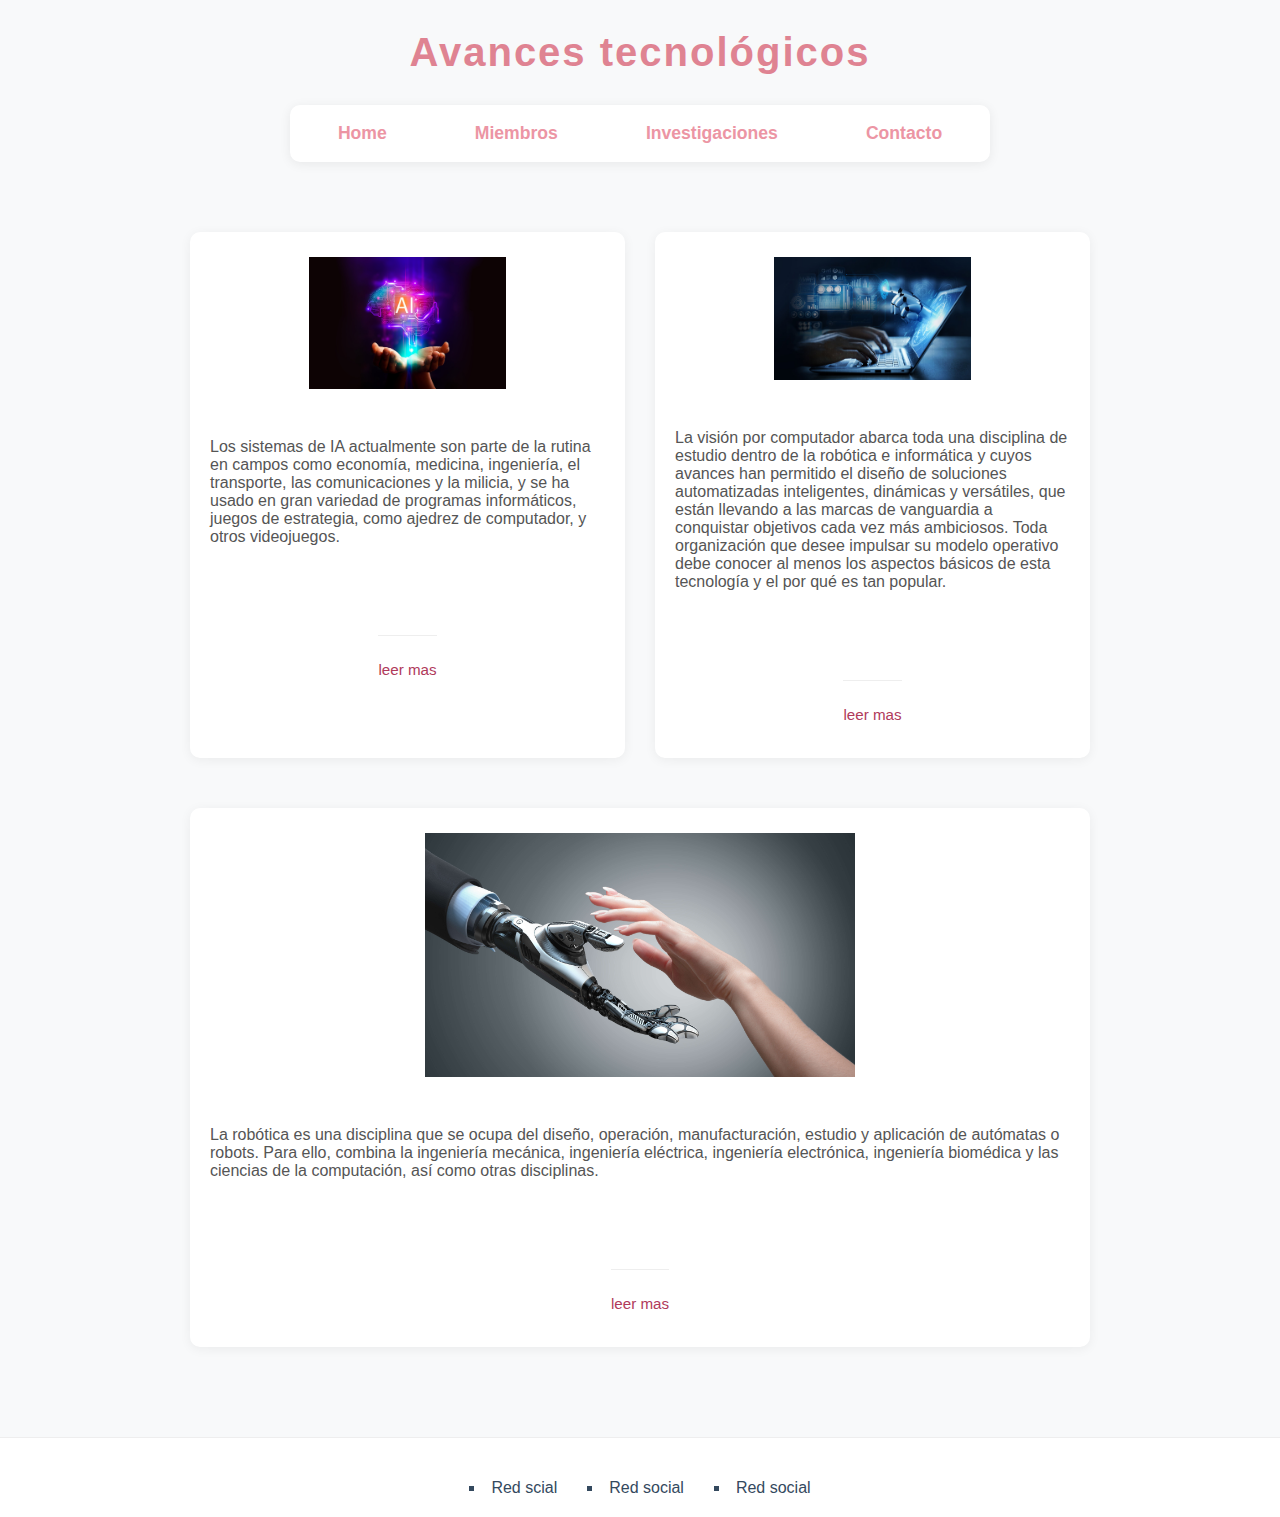
<file: src/index.html>
<!DOCTYPE html>
<html lang="en">
<head>
    <meta charset="UTF-8">
    <meta name="viewport" content="width=device-width, initial-scale=1.0">
    <title>Document</title>
    <style>
        @import url('styles/main.css');
    </style>
</head>
<body>
    <header>
        <h1 id="encabezado">Avances tecnológicos</h1>
    </header>
    <nav>
        <ul class="menu1">
            <li><a href="index.html">Home</a></li>
            <li><a href="miembros.html">Miembros</a></li>
            <li><a href="investigaciones.html">Investigaciones</a></li>
            <li><a href="contacto.html">Contacto</a></li>
        </ul>
    </nav>
    <main>
        <div>
            <header align="center">
                <img src="img/main/im1.jpg" width="50%">
            </header><br>
            <article>
                <p>Los sistemas de IA actualmente
                    son parte de la rutina en campos como economía,
                    medicina, ingeniería, el transporte, 
                    las comunicaciones y la milicia, 
                    y se ha usado en gran variedad de programas 
                    informáticos, juegos de estrategia, como ajedrez 
                    de computador, y otros videojuegos.</p>
            </article><br>
            <footer>
                leer mas
            </footer><br>
        </div>
        <div>
            <header align="center">
                <img src="img/main/im2.jpg" width="50%">
            </header><br>
            <article>
                <p>La visión por computador abarca toda una disciplina de 
                    estudio dentro de la robótica e informática y cuyos avances 
                    han permitido el diseño de soluciones automatizadas inteligentes,
                    dinámicas y versátiles, que están llevando a las 
                    marcas de vanguardia a conquistar objetivos cada vez 
                    más ambiciosos.
                    Toda organización que desee impulsar su modelo 
                    operativo debe conocer al menos los aspectos básicos 
                    de esta tecnología y el por qué es tan popular.</p>
            </article><br>
            <footer>
                leer mas
            </footer>
        </div>
        <div>
            <header align="center">
                <img src="img/main/im3.jpeg" width="50%">
            </header><br>
            <article>
                <p>La robótica es una disciplina que se ocupa del diseño, operación, 
                    manufacturación, estudio y aplicación de autómatas o robots. Para ello, 
                    combina la ingeniería mecánica, ingeniería eléctrica, 
                    ingeniería electrónica, ingeniería biomédica y las ciencias de la computación, 
                    así como otras disciplinas.</p>
            </article><br>
            <footer>
                leer mas
            </footer>
        </div>
    </main>
    <footer>
        <nav>
            <ul class="menu2">
                <li> <a href="#">Red scial</a></li>
                <li><a href="#">Red social</a></li>
                <li><a href="#">Red social</a></li>
            </ul>
        </nav>
</file>
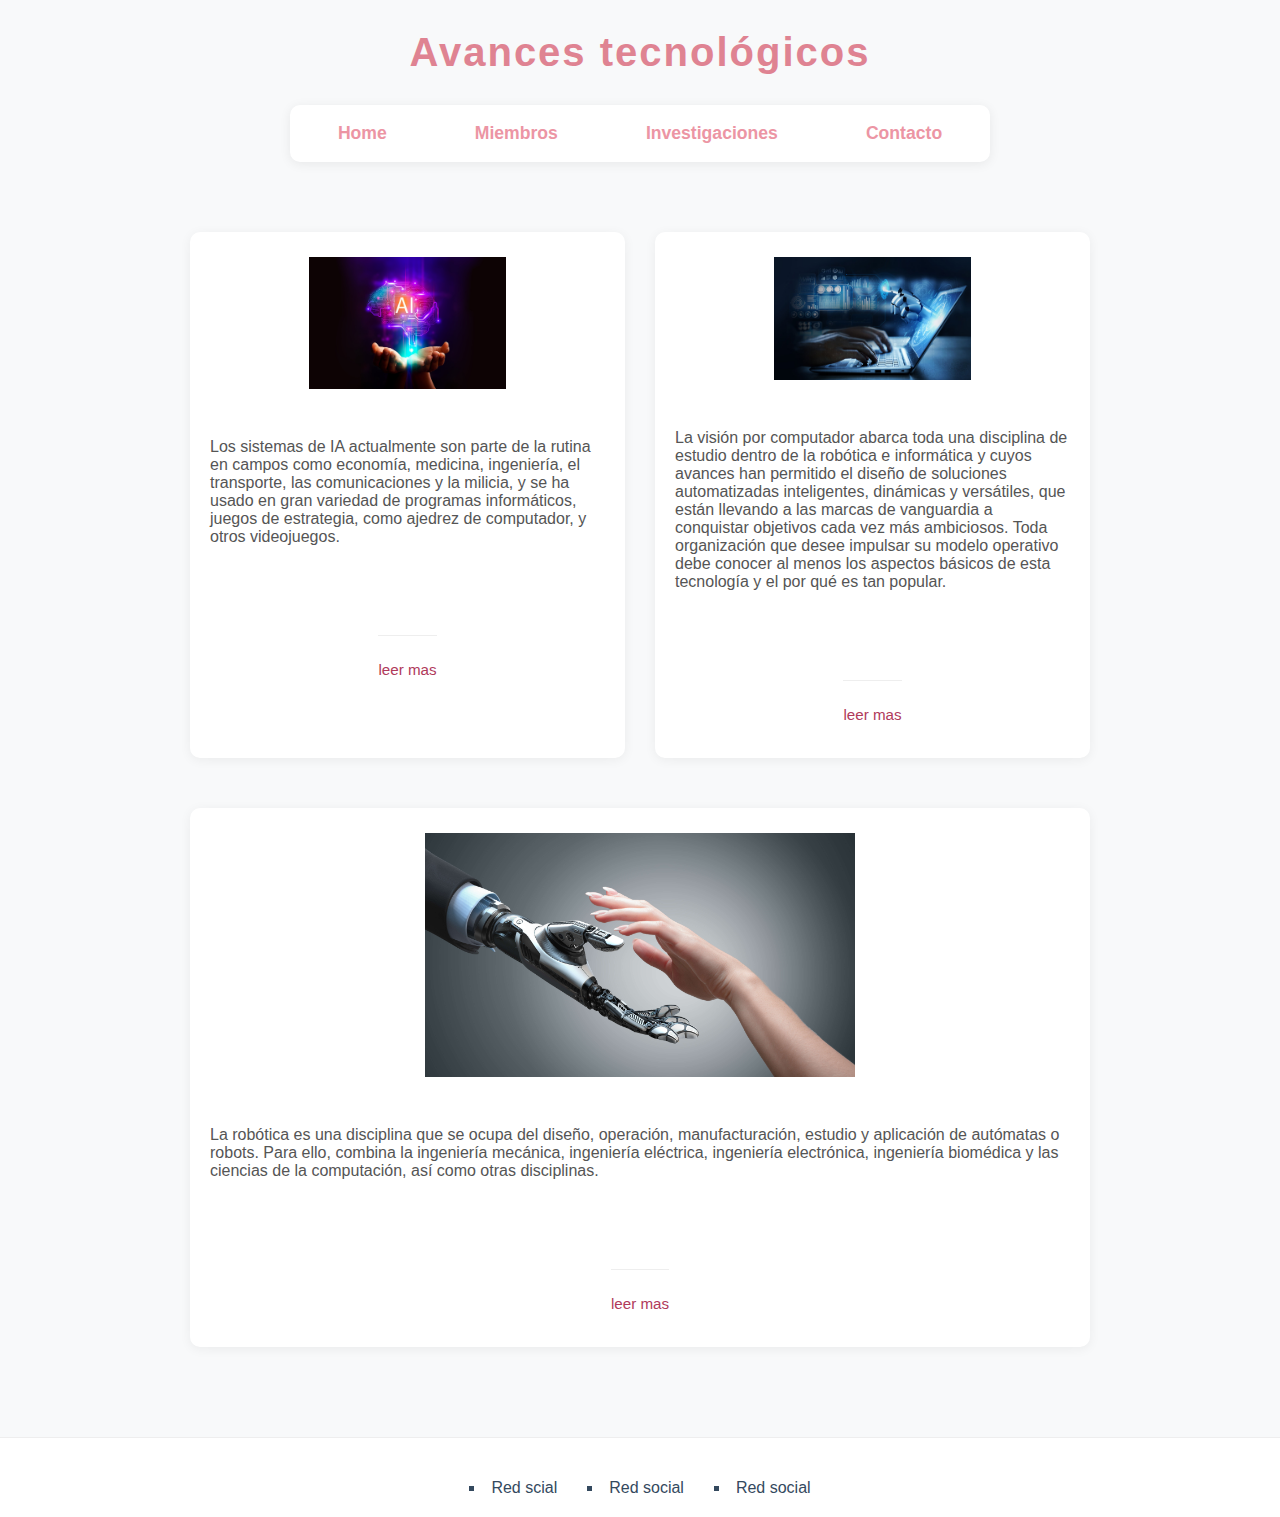
<file: ver0/index.html>
<!DOCTYPE html>
<html lang="en">
<head>
    <meta charset="UTF-8">
    <meta name="viewport" content="width=device-width, initial-scale=1.0">
    <title>Document</title>
    <style>
        @import url('styles/main.css');
    </style>
</head>
<body>
    <header>
        <h1 id="encabezado">Avances tecnológicos</h1>
    </header>
    <nav>
        <ul class="menu1">
            <li><a href="index.html">Home</a></li>
            <li><a href="miembros.html">Miembros</a></li>
            <li><a href="investigaciones.html">Investigaciones</a></li>
            <li><a href="contacto.html">Contacto</a></li>
        </ul>
    </nav>
    <main>
        <div>
            <header align="center">
                <img src="img/main/im1.jpg" width="50%">
            </header><br>
            <article>
                <p>Los sistemas de IA actualmente
                    son parte de la rutina en campos como economía,
                    medicina, ingeniería, el transporte, 
                    las comunicaciones y la milicia, 
                    y se ha usado en gran variedad de programas 
                    informáticos, juegos de estrategia, como ajedrez 
                    de computador, y otros videojuegos.</p>
            </article><br>
            <footer>
                leer mas
            </footer><br>
        </div>
        <div>
            <header align="center">
                <img src="img/main/im2.jpg" width="50%">
            </header><br>
            <article>
                <p>La visión por computador abarca toda una disciplina de 
                    estudio dentro de la robótica e informática y cuyos avances 
                    han permitido el diseño de soluciones automatizadas inteligentes,
                    dinámicas y versátiles, que están llevando a las 
                    marcas de vanguardia a conquistar objetivos cada vez 
                    más ambiciosos.
                    Toda organización que desee impulsar su modelo 
                    operativo debe conocer al menos los aspectos básicos 
                    de esta tecnología y el por qué es tan popular.</p>
            </article><br>
            <footer>
                leer mas
            </footer>
        </div>
        <div>
            <header align="center">
                <img src="img/main/im3.jpeg" width="50%">
            </header><br>
            <article>
                <p>La robótica es una disciplina que se ocupa del diseño, operación, 
                    manufacturación, estudio y aplicación de autómatas o robots. Para ello, 
                    combina la ingeniería mecánica, ingeniería eléctrica, 
                    ingeniería electrónica, ingeniería biomédica y las ciencias de la computación, 
                    así como otras disciplinas.</p>
            </article><br>
            <footer>
                leer mas
            </footer>
        </div>
    </main>
    <footer>
        <nav>
            <ul class="menu2">
                <li> <a href="#">Red scial</a></li>
                <li><a href="#">Red social</a></li>
                <li><a href="#">Red social</a></li>
            </ul>
        </nav>
</file>
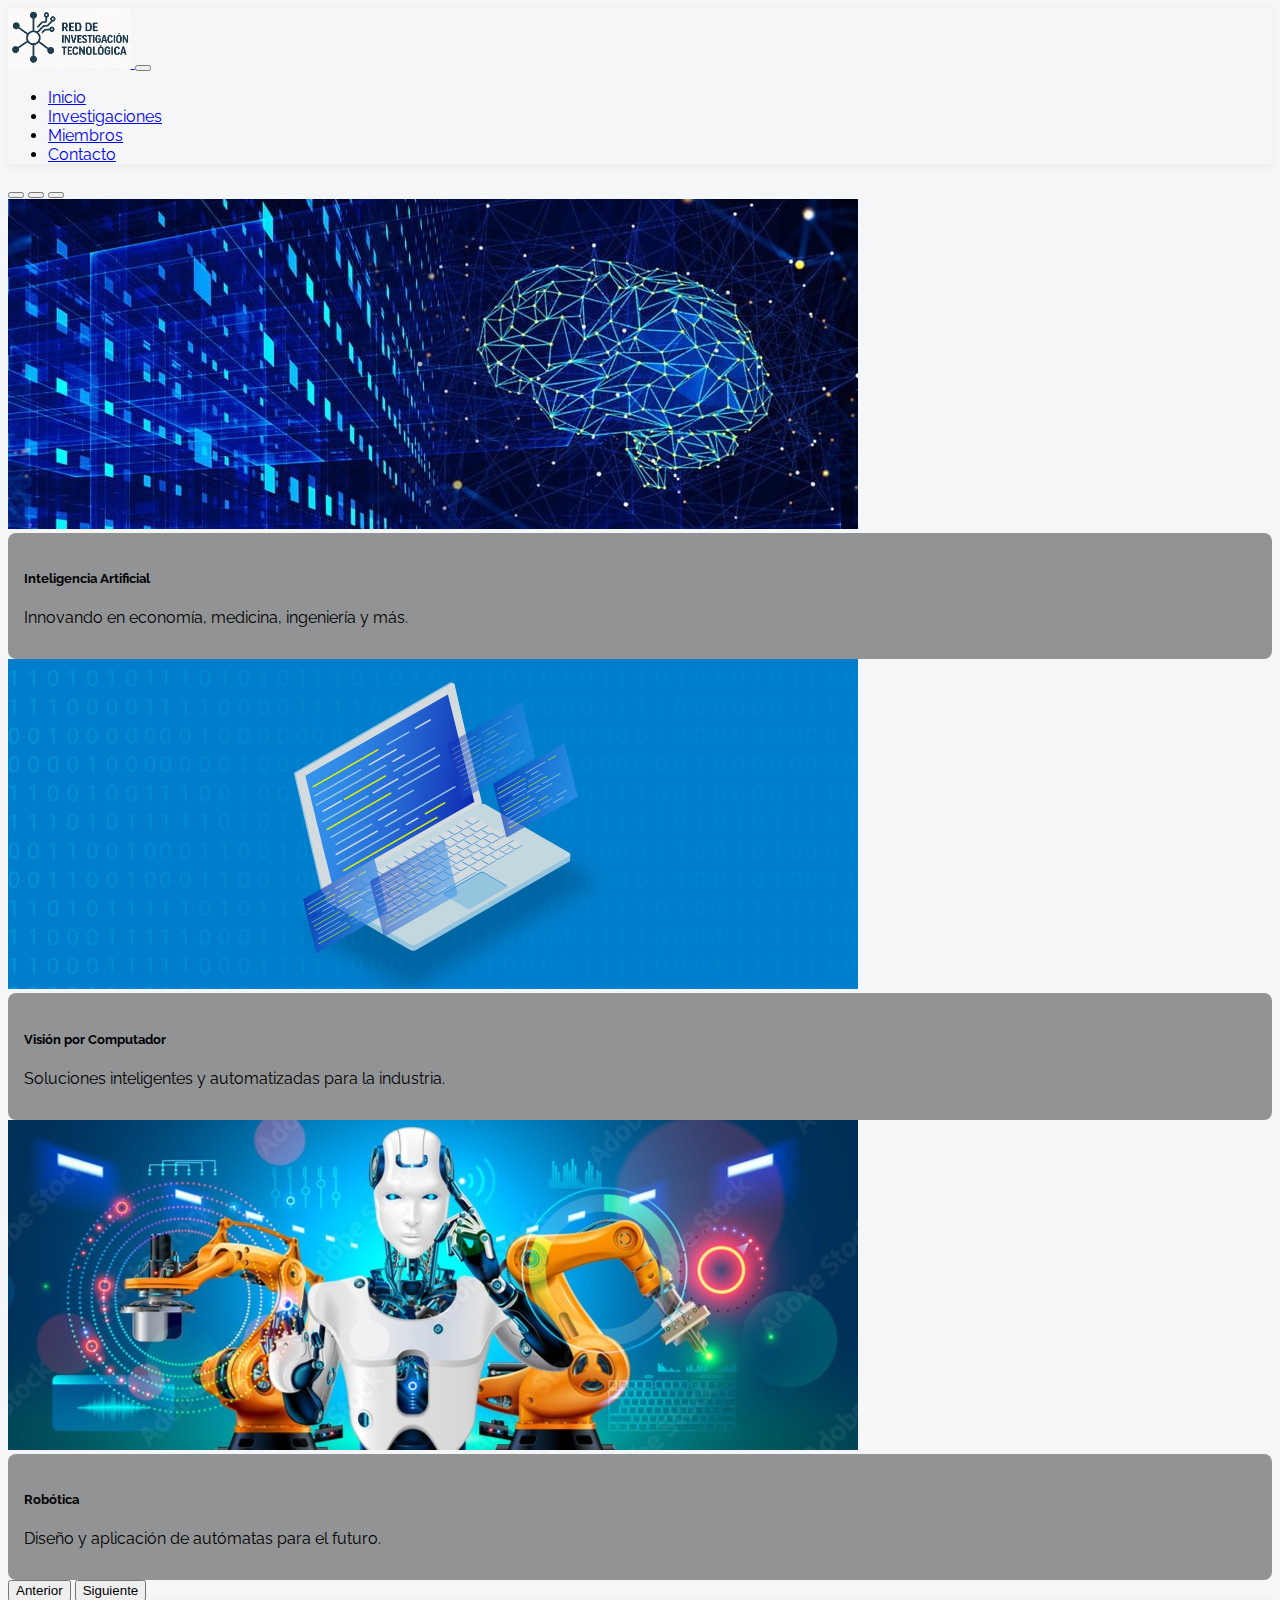
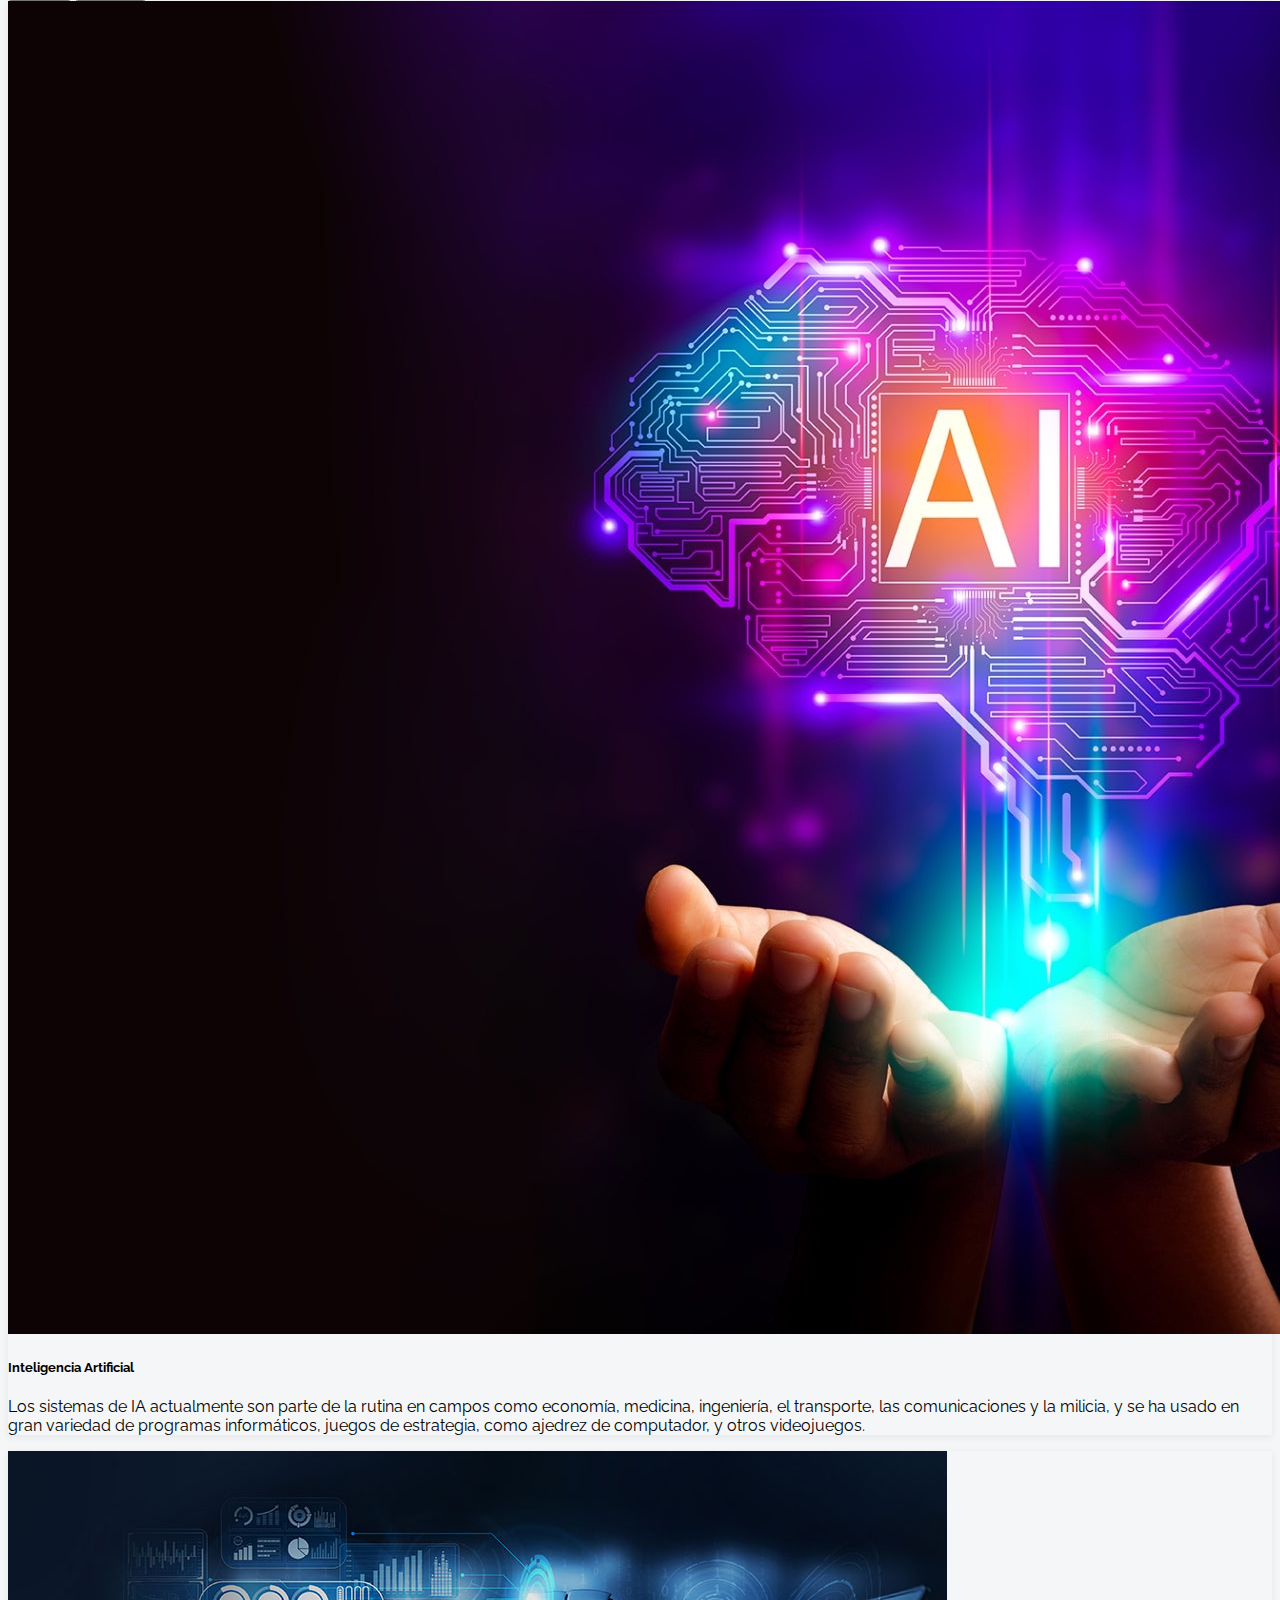
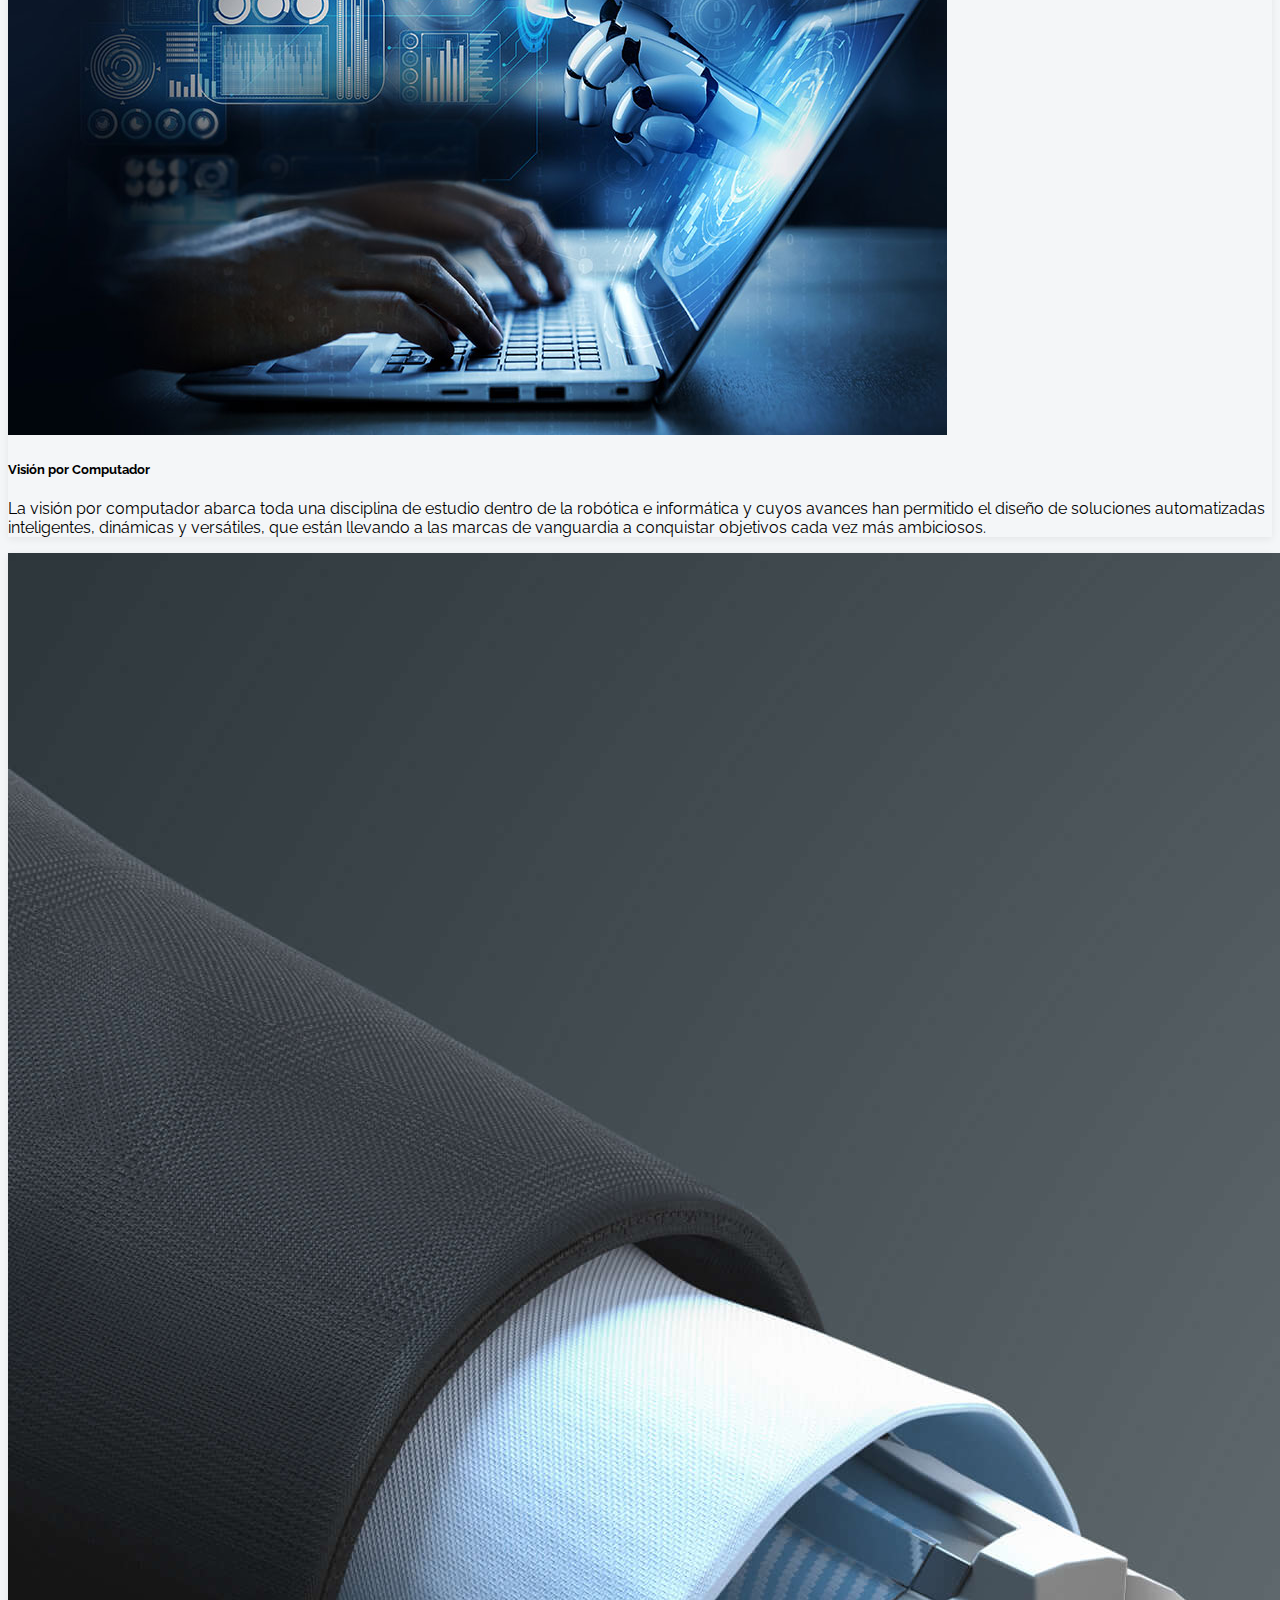
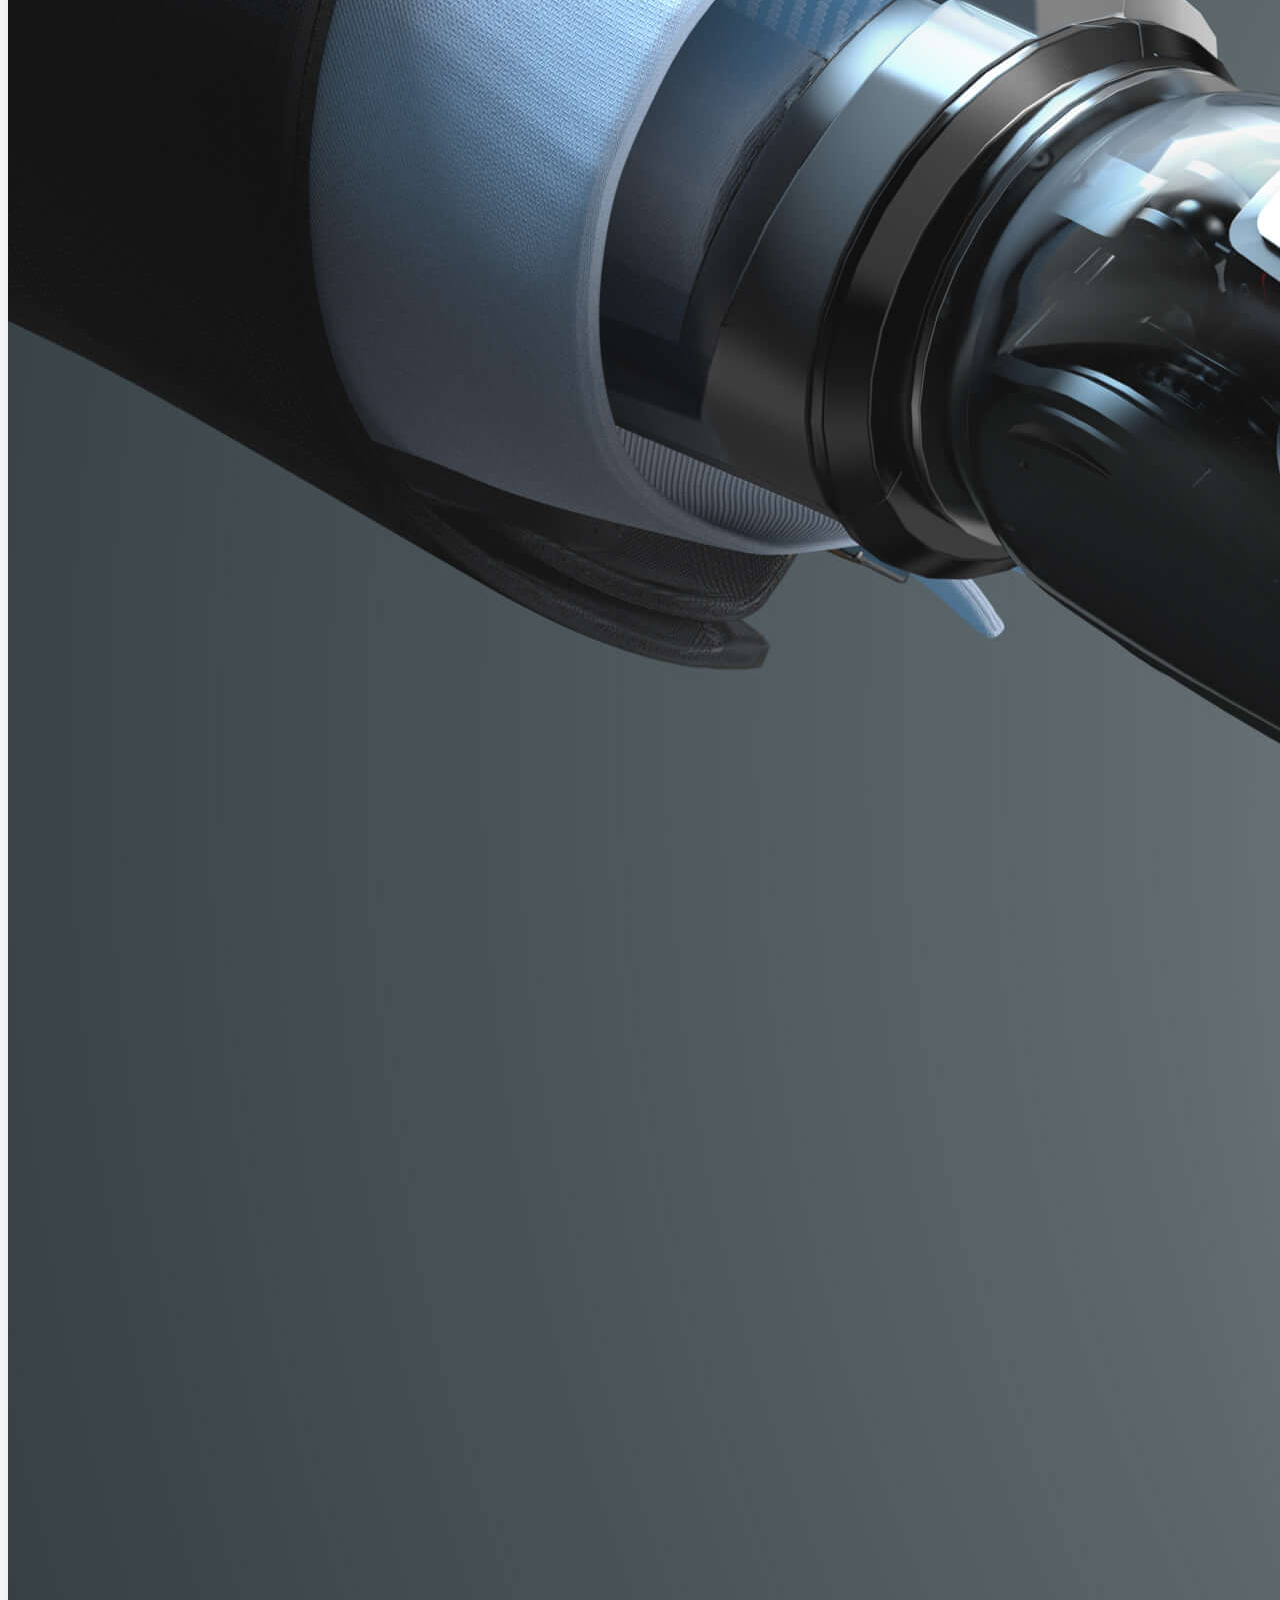
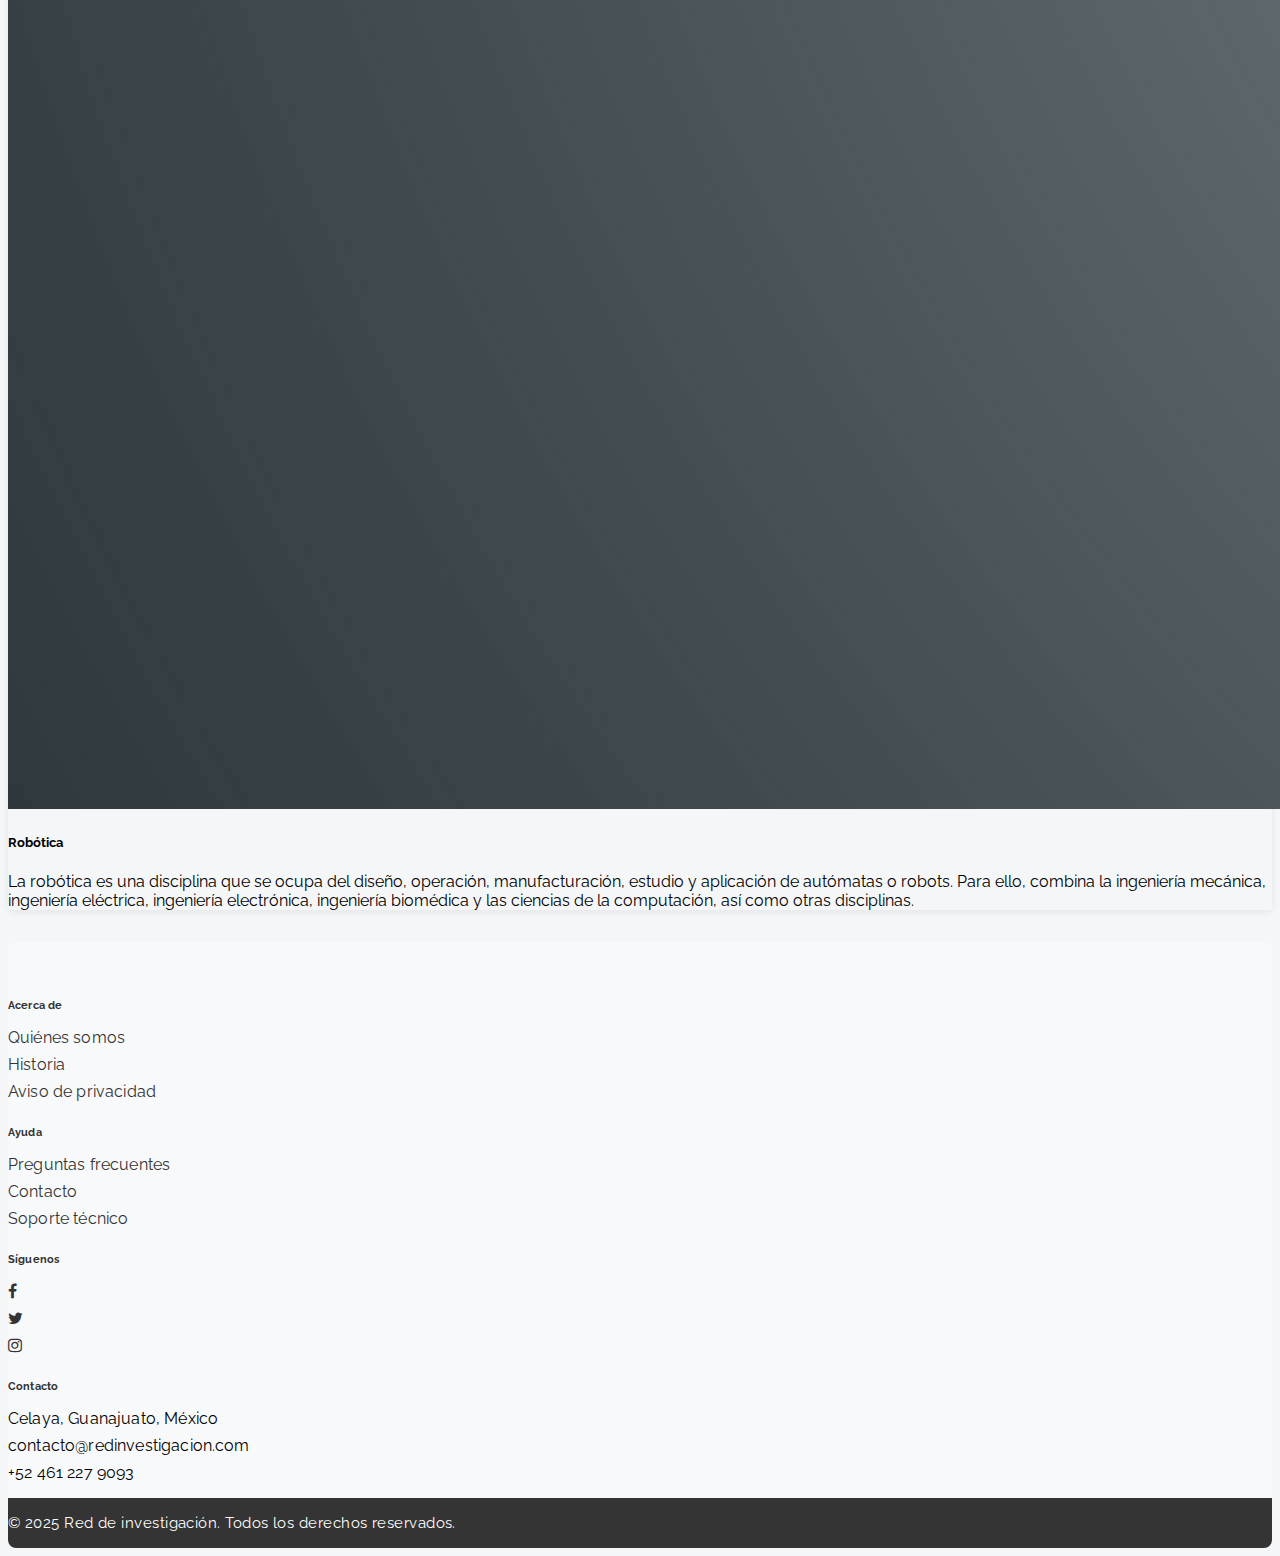
<file: ver1/index.html>
<!DOCTYPE html>
<html lang="es">

<head>
  <meta charset="UTF-8">
  <meta name="viewport" content="width=device-width, initial-scale=1.0">
  <title>Red de investigación</title>
  <link href="https://cdn.jsdelivr.net/npm/bootstrap@5.3.8/dist/css/bootstrap.min.css" rel="stylesheet"
    integrity="sha384-sRIl4kxILFvY47J16cr9ZwB07vP4J8+LH7qKQnuqkuIAvNWLzeN8tE5YBujZqJLB" crossorigin="anonymous">
  <link rel="stylesheet" href="styles/main.css">
  <link rel="stylesheet" href="https://cdnjs.cloudflare.com/ajax/libs/font-awesome/4.7.0/css/font-awesome.min.css">
  <link href="https://fonts.googleapis.com/css?family=Raleway:400,700&display=swap" rel="stylesheet">
  <style>
    body {
      font-family: 'Raleway', Arial, Helvetica, sans-serif;
      background: #f4f6f8;
    }

    .navbar {
      box-shadow: 0 2px 8px rgba(0, 0, 0, 0.05);
    }

    .card {
      box-shadow: 0 2px 8px rgba(0, 0, 0, 0.07);
    }

    .carousel-caption {
      background: rgba(0, 0, 0, 0.4);
      border-radius: 8px;
      padding: 1rem;
    }
  </style>
</head>

<body>
  <nav class="navbar navbar-expand-lg navbar-light bg-white sticky-top">
    <div class="container">
      <a class="navbar-brand" href="index.html">
        <img src="img/logos/logo-main.png" height="60" alt="Logo">
      </a>
      <button class="navbar-toggler" type="button" data-bs-toggle="collapse" data-bs-target="#navbarNav"
        aria-controls="navbarNav" aria-expanded="false" aria-label="Toggle navigation">
        <span class="navbar-toggler-icon"></span>
      </button>
      <div class="collapse navbar-collapse" id="navbarNav">
        <ul class="navbar-nav ms-auto">
          <li class="nav-item">
            <a class="nav-link active" href="index.html">Inicio</a>
          </li>
          <li class="nav-item">
            <a class="nav-link" href="investigaciones.html">Investigaciones</a>
          </li>
          <li class="nav-item">
            <a class="nav-link" href="miembros.html">Miembros</a>
          </li>
          <li class="nav-item">
            <a class="nav-link" href="contacto.html">Contacto</a>
        </ul>
      </div>
    </div>
  </nav>

  <div id="carouselExample" class="carousel slide mt-3" data-bs-ride="carousel">
    <div class="carousel-indicators">
      <button type="button" data-bs-target="#carouselExample" data-bs-slide-to="0" class="active" aria-current="true"
        aria-label="IA"></button>
      <button type="button" data-bs-target="#carouselExample" data-bs-slide-to="1" aria-label="Computación"></button>
      <button type="button" data-bs-target="#carouselExample" data-bs-slide-to="2" aria-label="Robótica"></button>
    </div>
    <div class="carousel-inner rounded shadow">
      <div class="carousel-item active">
        <img src="img/banners/ia.jpg" class="d-block w-100" alt="Inteligencia Artificial">
        <div class="carousel-caption d-none d-md-block">
          <h5>Inteligencia Artificial</h5>
          <p>Innovando en economía, medicina, ingeniería y más.</p>
        </div>
      </div>
      <div class="carousel-item">
        <img src="img/banners/computacion.jpg" class="d-block w-100" alt="Computación">
        <div class="carousel-caption d-none d-md-block">
          <h5>Visión por Computador</h5>
          <p>Soluciones inteligentes y automatizadas para la industria.</p>
        </div>
      </div>
      <div class="carousel-item">
        <img src="img/banners/robo.jpg" class="d-block w-100" alt="Robótica">
        <div class="carousel-caption d-none d-md-block">
          <h5>Robótica</h5>
          <p>Diseño y aplicación de autómatas para el futuro.</p>
        </div>
      </div>
    </div>
    <button class="carousel-control-prev" type="button" data-bs-target="#carouselExample" data-bs-slide="prev">
      <span class="carousel-control-prev-icon" aria-hidden="true"></span>
      <span class="visually-hidden">Anterior</span>
    </button>
    <button class="carousel-control-next" type="button" data-bs-target="#carouselExample" data-bs-slide="next">
      <span class="carousel-control-next-icon" aria-hidden="true"></span>
      <span class="visually-hidden">Siguiente</span>
    </button>
  </div>

  <main class="container my-5">
    <div class="row g-4 justify-content-center">
      <div class="col-md-4">
        <div class="card h-100">
          <img src="img/main/im1.jpg" class="card-img-top" alt="IA">
          <div class="card-body">
            <h5 class="card-title">Inteligencia Artificial</h5>
            <p class="card-text">Los sistemas de IA actualmente son parte de la rutina en campos como economía, medicina,
              ingeniería, el transporte, las comunicaciones y la milicia, y se ha usado en gran variedad de programas
              informáticos, juegos de estrategia, como ajedrez de computador, y otros videojuegos.</p>
          </div>
        </div>
      </div>
      <div class="col-md-4">
        <div class="card h-100">
          <img src="img/main/im2.jpg" class="card-img-top" alt="Visión por Computador">
          <div class="card-body">
            <h5 class="card-title">Visión por Computador</h5>
            <p class="card-text">La visión por computador abarca toda una disciplina de estudio dentro de la robótica e
              informática y cuyos avances han permitido el diseño de soluciones automatizadas inteligentes, dinámicas y
              versátiles, que están llevando a las marcas de vanguardia a conquistar objetivos cada vez más ambiciosos.
            </p>
          </div>
        </div>
      </div>
      <div class="col-md-4">
        <div class="card h-100">
          <img src="img/main/im3.jpeg" class="card-img-top" alt="Robótica">
          <div class="card-body">
            <h5 class="card-title">Robótica</h5>
            <p class="card-text">La robótica es una disciplina que se ocupa del diseño, operación, manufacturación, estudio y
              aplicación de autómatas o robots. Para ello, combina la ingeniería mecánica, ingeniería eléctrica,
              ingeniería electrónica, ingeniería biomédica y las ciencias de la computación, así como otras disciplinas.
            </p>
          </div>
        </div>
      </div>
    </div>
  </main>

  <footer class="mt-5">
    <div class="container py-4">
      <div class="row row-cols-1 row-cols-sm-2 row-cols-md-4">
        <div class="col mb-3">
          <h6>Acerca de</h6>
          <ul class="list-unstyled">
            <li><a href="acercade_quienes_somos.html">Quiénes somos</a></li>
            <li><a href="acercade_historia.html">Historia</a></li>
            <li><a href="#">Aviso de privacidad</a></li>
          </ul>
        </div>
        <div class="col mb-3">
          <h6>Ayuda</h6>
          <ul class="list-unstyled">
            <li><a href="#">Preguntas frecuentes</a></li>
            <li><a href="#">Contacto</a></li>
            <li><a href="#">Soporte técnico</a></li>
          </ul>
        </div>
        <div class="col mb-3">
          <h6>Síguenos</h6>
          <ul class="social-sprites">
            <li>
              <a class="facebook" href="#">
                <span></span>
                <span></span>
                <span></span>
                <span></span>
                <i class="fa fa-facebook" aria-hidden="true"></i>
              </a>
            </li>
            <li>
              <a class="twitter" href="#">
                <span></span>
                <span></span>
                <span></span>
                <span></span>
                <i class="fa fa-twitter" aria-hidden="true"></i>
              </a>
            </li>
            <li>
              <a class="instagram" href="#">
                <span></span>
                <span></span>
                <span></span>
                <span></span>
                <i class="fa fa-instagram" aria-hidden="true"></i>
              </a>
            </li>
          </ul>
        </div>
        <div class="col mb-3">
          <h6>Contacto</h6>
          <ul class="list-unstyled">
            <li>Celaya, Guanajuato, México</li>
            <li>contacto@redinvestigacion.com</li>
            <li>+52 461 227 9093</li>
          </ul>
        </div>
      </div>
      <div class="text-center py-3">
        © 2025 Red de investigación. Todos los derechos reservados.
      </div>
    </div>
  </footer>
  <script src="https://cdn.jsdelivr.net/npm/bootstrap@5.3.8/dist/js/bootstrap.bundle.min.js"
    integrity="sha384-FKyoEForCGlyvwx9Hj09JcYn3nv7wiPVlz7YYwJrWVcXK/BmnVDxM+D2scQbITxI"
    crossorigin="anonymous"></script>
</body>

</html>
</file>
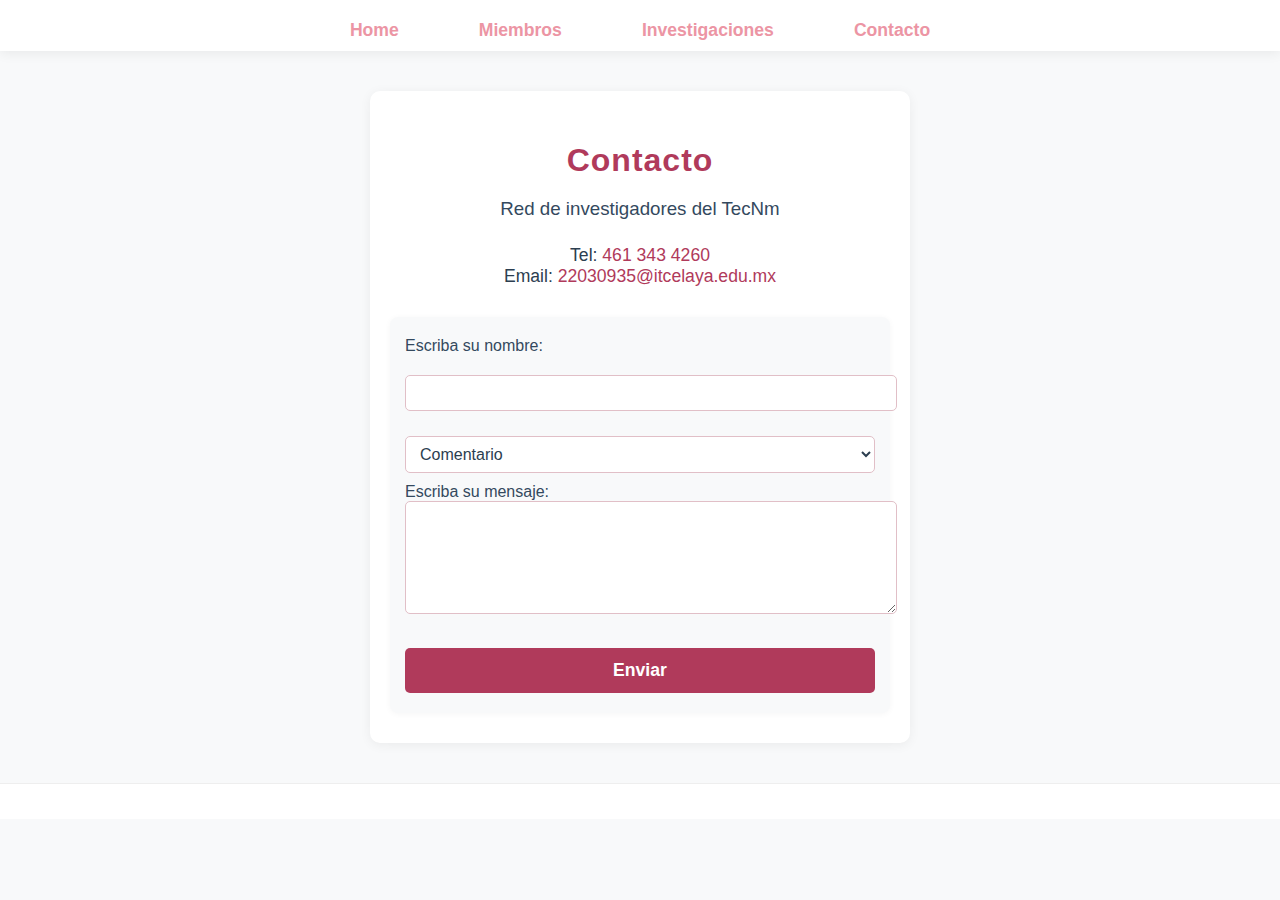
<file: src/contacto.html>
<!DOCTYPE html>
<html lang="en">
<head>
    <meta charset="UTF-8">
    <meta name="viewport" content="width=device-width, initial-scale=1.0">
    <meta name="description" content="Contacto de los investigadores">
    <meta name="author" content="Christian">
    <meta name="keywords" content="Christian, Progra WEB, Contacto, Investigadores">
    <title>Contacto</title>
    <style>
        @import url('styles/contacto.css');
    </style>
</head>
<body>
    <header>
        <nav>
        <ul>
            <li><a href="index.html">Home</a></li>
            <li><a href="miembros.html">Miembros</a></li>
            <li><a href="investigaciones.html">Investigaciones</a></li>
            <li><a href="contacto.html">Contacto</a></li>
        </ul>
    </nav>
    </header>
    <main>
        <h1>Contacto</h1>
        <h3>Red de investigadores del TecNm</h3>
        <p>
            Tel: <a href="tel:+524613434260"> 461 343 4260 </a> <br />
            Email: <a href="mailto:22030935@itcelaya.edu.mx">22030935@itcelaya.edu.mx</a>
        </p>
        <form action="enviarmensaje.html" method="get">
            <label for="nombre">
                Escriba su nombre:
            </label>
            <input type="text" name="nombre" minlength="3" maxlength="50">
            <label>
                <select name="tipo">
                    <option value="comentario">Comentario</option>
                    <option value="queja">Queja</option>
                    <option value="inscripcion">Inscripción</option>
                </select>
                <label for="mensaje"><br>
                    Escriba su mensaje:
                </label>
                <textarea name="mensaje" cols="30" rows="5" minlength="10" maxlength="300"></textarea>
            </label>
            <input type="submit" value="Enviar" name="enviar">
        </form>
    </main>
    <footer>

    </footer>
</body>
</html>
</file>
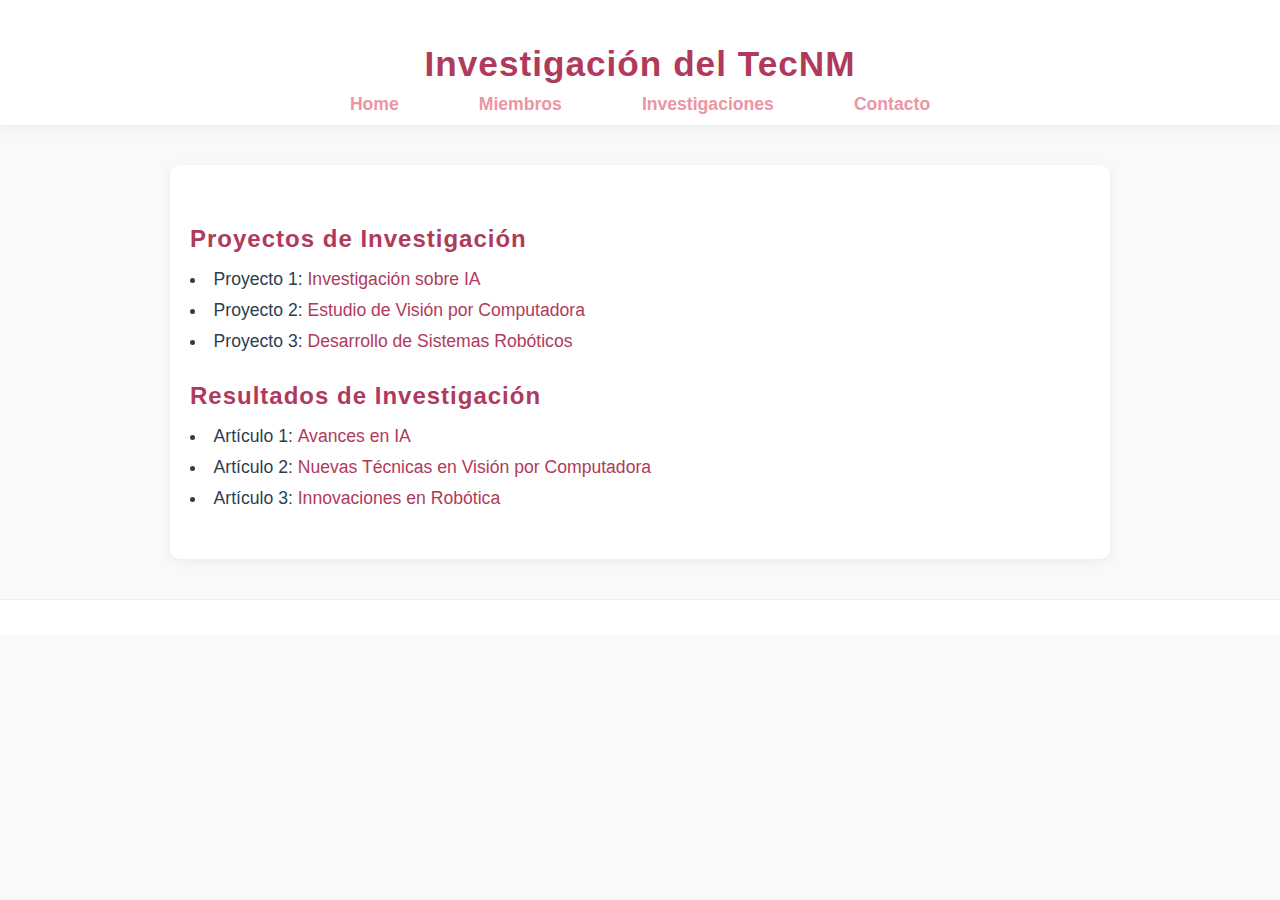
<file: src/investigaciones.html>
<!DOCTYPE html>
<html lang="en">
<head>
    <meta charset="UTF-8">
    <meta name="viewport" content="width=device-width, initial-scale=1.0">
    <title>Investigacion</title>
    <style>
        @import url('styles/investigador.css');
    </style>
</head>
<body>
    <header>
       <h1>Investigación del TecNM</h1>
       <nav>
        <ul>
            <li><a href="index.html">Home</a></li>
            <li><a href="miembros.html">Miembros</a></li>
            <li><a href="investigaciones.html">Investigaciones</a></li>
            <li><a href="contacto.html">Contacto</a></li>
        </ul>
    </nav>
    </header>
    <main>
        <h2>Proyectos de Investigación</h2>
        <section>
            <ul>
                <li>Proyecto 1: <a href="#">Investigación sobre IA</a></li>
                <li>Proyecto 2: <a href="#">Estudio de Visión por Computadora</a></li>
                <li>Proyecto 3: <a href="#">Desarrollo de Sistemas Robóticos</a></li>
            </ul>
        </section>
        <h2>Resultados de Investigación</h2>
        <section>
            <ul>
                <li>Artículo 1: <a href="#">Avances en IA</a></li>
                <li>Artículo 2: <a href="#">Nuevas Técnicas en Visión por Computadora</a></li>
                <li>Artículo 3: <a href="#">Innovaciones en Robótica</a></li>
            </ul>
        </section>
    </main>
    <footer>

    </footer>
</body>
</html>
</file>
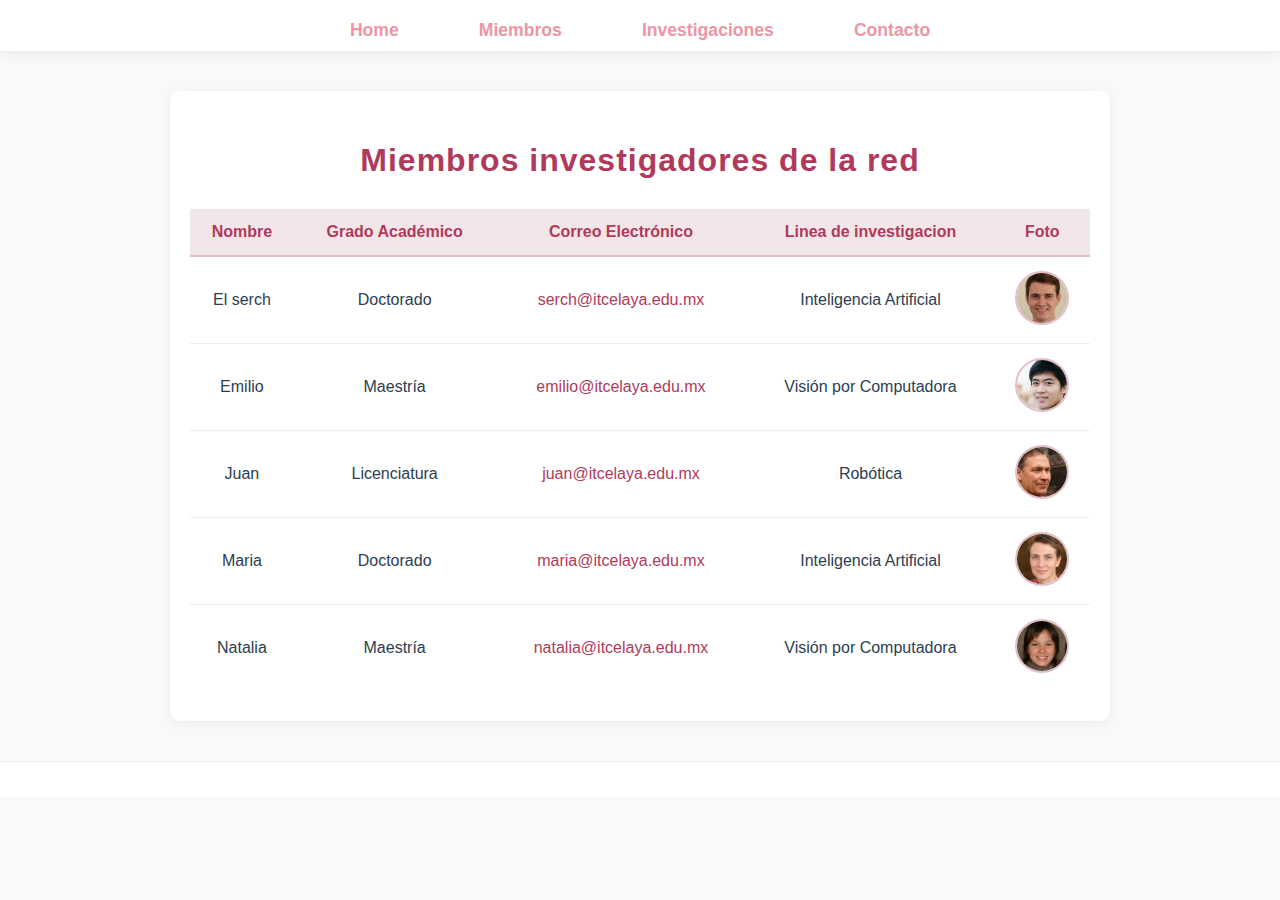
<file: src/miembros.html>
<!DOCTYPE html>
<html lang="en">
<head>
    <meta charset="UTF-8">
    <meta name="viewport" content="width=device-width, initial-scale=1.0">
    <title>Miembros de Investigadores</title>
    <style>
        @import url('styles/miembro.css');
    </style>
</head>
<body>
    <header>
        <nav>
        <ul>
            <li><a href="index.html">Home</a></li>
            <li><a href="miembros.html">Miembros</a></li>
            <li><a href="investigaciones.html">Investigaciones</a></li>
            <li><a href="contacto.html">Contacto</a></li>
        </ul>
    </nav>
    </header>
    <main>
        <h1>Miembros investigadores de la red</h1>
        <section>
            <table>
                <thead>
                    <tr>
                        <th>Nombre</th>
                        <th>Grado Académico</th>
                        <th>Correo Electrónico</th>
                        <th>Linea de investigacion</th>
                        <th>Foto</th>
                    </tr>
                </thead>
                <tbody>
                    <tr>
                        <td>El serch</td>
                        <td>Doctorado</td>
                        <td><a href="mailto:serh@itcelaya.edu.mx">serch@itcelaya.edu.mx</a></td>
                        <td>Inteligencia Artificial</td>
                        <td><img src="img/investigadores/1.jpg" alt="Foto de Investigador" width="50px" height="50px"></td>
                    </tr>
                    <tr>
                        <td>Emilio</td>
                        <td>Maestría</td>
                        <td><a href="mailto:emilio@itcelaya.edu.mx">emilio@itcelaya.edu.mx</a></td>
                        <td>Visión por Computadora</td>
                        <td><img src="img/investigadores/2.jpg" alt="Foto de Investigador" width="50px" height="50px"></td>
                    </tr>
                    <tr>
                        <td>Juan</td>
                        <td>Licenciatura</td>
                        <td><a href="mailto:juan@itcelaya.edu.mx">juan@itcelaya.edu.mx</a></td>
                        <td>Robótica</td>
                        <td><img src="img/investigadores/3.jpeg"width="50px" height="50px"></td>
                    </tr>
                    <tr>
                        <td>Maria</td>
                        <td>Doctorado</td>
                        <td><a href="mailto:maria@itcelaya.edu.mx">maria@itcelaya.edu.mx</a></td>
                        <td>Inteligencia Artificial</td>
                        <td><img src="img/investigadores/4.jpeg"width="50px" height="50px"></td>
                    </tr>
                    <tr>
                        <td>Natalia</td>
                        <td>Maestría</td>
                        <td><a href="mailto:pedro@itcelaya.edu.mx">natalia@itcelaya.edu.mx</a></td>
                        <td>Visión por Computadora</td>
                        <td><img src="img/investigadores/5.jpeg" alt="Foto de Investigador" width="50px" height="50px"></td>
                    </tr>
                </tbody>
            </table>
        </section>
    </main>
    <footer>

    </footer>
</body>
</html>
</file>
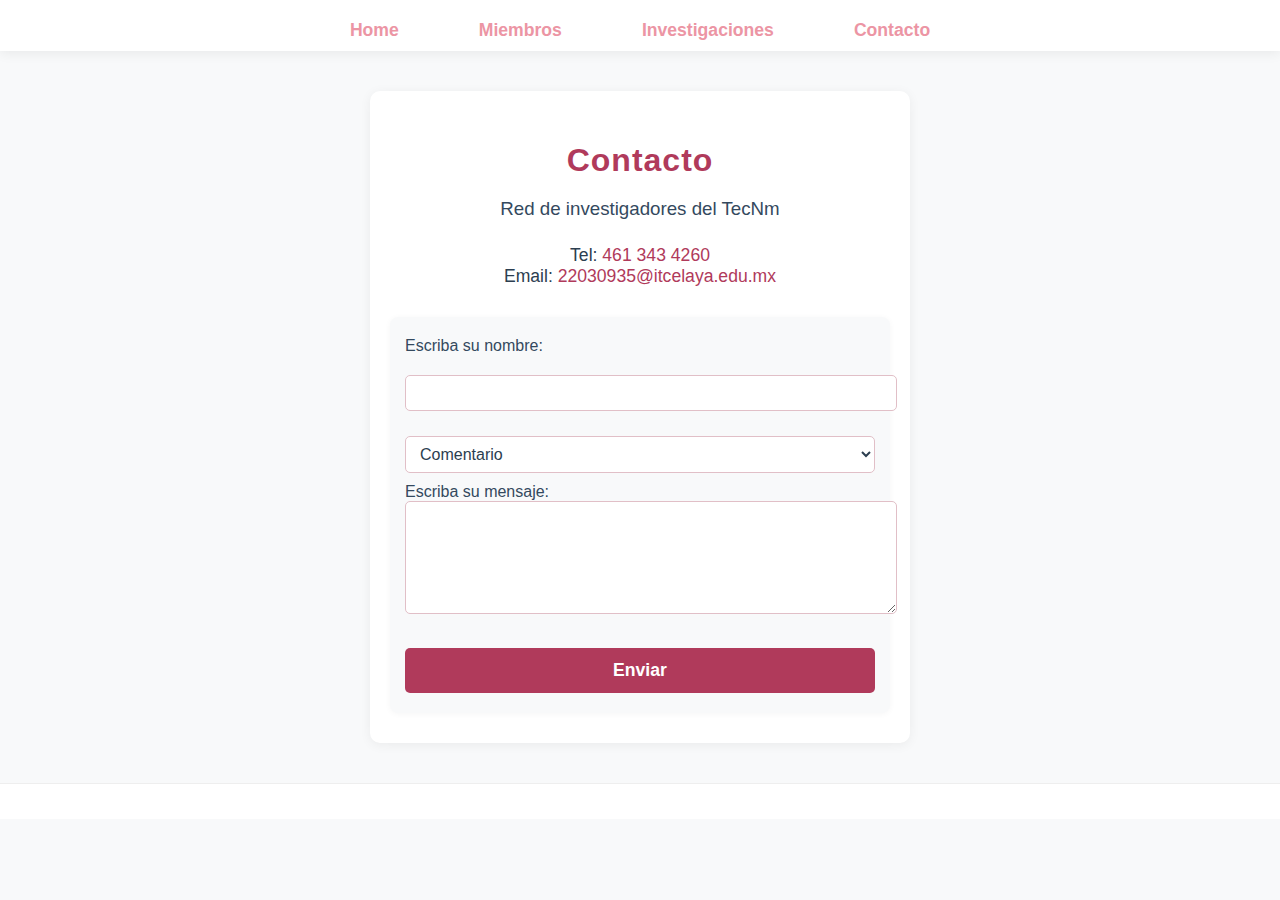
<file: ver0/contacto.html>
<!DOCTYPE html>
<html lang="en">
<head>
    <meta charset="UTF-8">
    <meta name="viewport" content="width=device-width, initial-scale=1.0">
    <meta name="description" content="Contacto de los investigadores">
    <meta name="author" content="Christian">
    <meta name="keywords" content="Christian, Progra WEB, Contacto, Investigadores">
    <title>Contacto</title>
    <style>
        @import url('styles/contacto.css');
    </style>
</head>
<body>
    <header>
        <nav>
        <ul>
            <li><a href="index.html">Home</a></li>
            <li><a href="miembros.html">Miembros</a></li>
            <li><a href="investigaciones.html">Investigaciones</a></li>
            <li><a href="contacto.html">Contacto</a></li>
        </ul>
    </nav>
    </header>
    <main>
        <h1>Contacto</h1>
        <h3>Red de investigadores del TecNm</h3>
        <p>
            Tel: <a href="tel:+524613434260"> 461 343 4260 </a> <br />
            Email: <a href="mailto:22030935@itcelaya.edu.mx">22030935@itcelaya.edu.mx</a>
        </p>
        <form action="enviarmensaje.html" method="get">
            <label for="nombre">
                Escriba su nombre:
            </label>
            <input type="text" name="nombre" minlength="3" maxlength="50">
            <label>
                <select name="tipo">
                    <option value="comentario">Comentario</option>
                    <option value="queja">Queja</option>
                    <option value="inscripcion">Inscripción</option>
                </select>
                <label for="mensaje"><br>
                    Escriba su mensaje:
                </label>
                <textarea name="mensaje" cols="30" rows="5" minlength="10" maxlength="300"></textarea>
            </label>
            <input type="submit" value="Enviar" name="enviar">
        </form>
    </main>
    <footer>

    </footer>
</body>
</html>
</file>
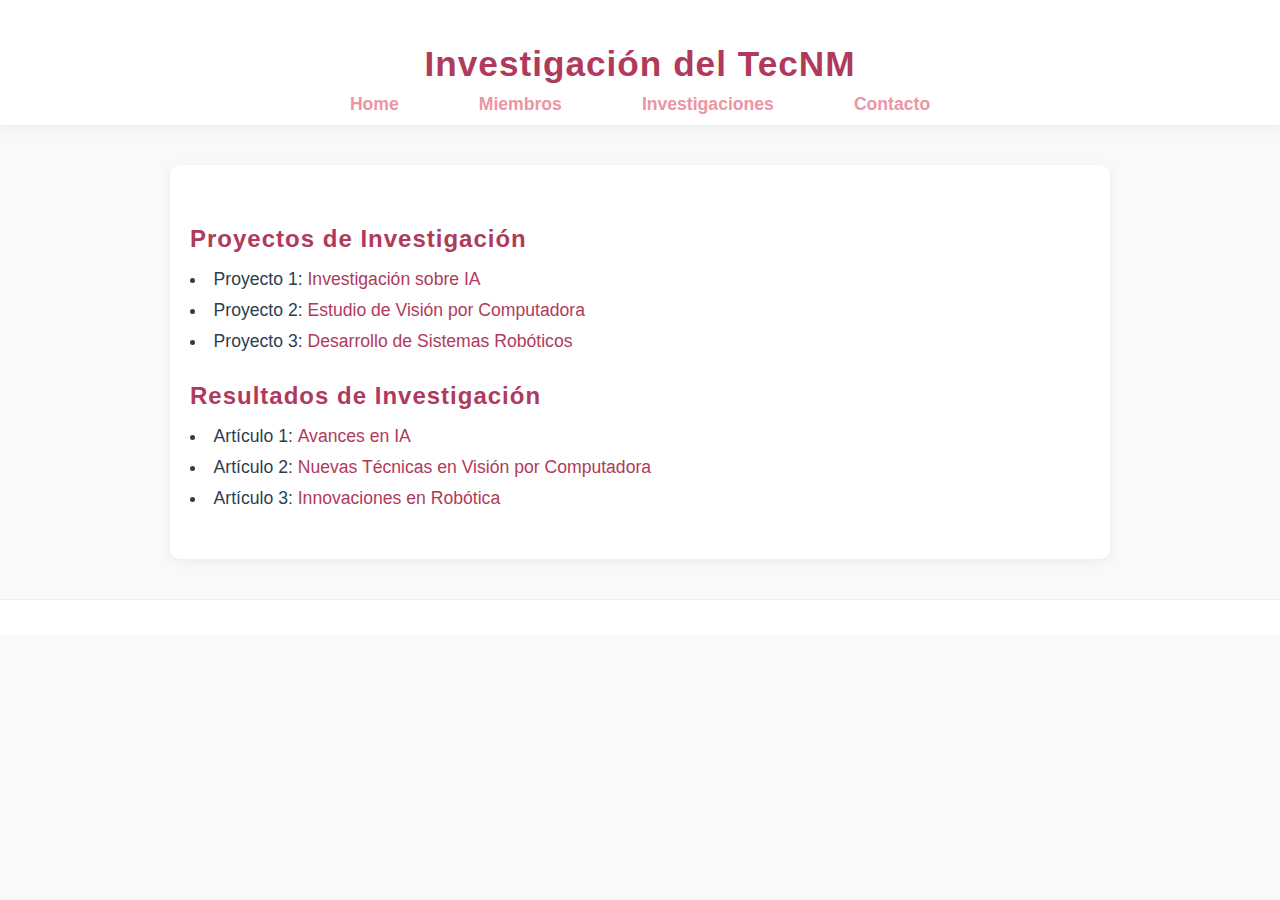
<file: ver0/investigaciones.html>
<!DOCTYPE html>
<html lang="en">
<head>
    <meta charset="UTF-8">
    <meta name="viewport" content="width=device-width, initial-scale=1.0">
    <title>Investigacion</title>
    <style>
        @import url('styles/investigador.css');
    </style>
</head>
<body>
    <header>
       <h1>Investigación del TecNM</h1>
       <nav>
        <ul>
            <li><a href="index.html">Home</a></li>
            <li><a href="miembros.html">Miembros</a></li>
            <li><a href="investigaciones.html">Investigaciones</a></li>
            <li><a href="contacto.html">Contacto</a></li>
        </ul>
    </nav>
    </header>
    <main>
        <h2>Proyectos de Investigación</h2>
        <section>
            <ul>
                <li>Proyecto 1: <a href="#">Investigación sobre IA</a></li>
                <li>Proyecto 2: <a href="#">Estudio de Visión por Computadora</a></li>
                <li>Proyecto 3: <a href="#">Desarrollo de Sistemas Robóticos</a></li>
            </ul>
        </section>
        <h2>Resultados de Investigación</h2>
        <section>
            <ul>
                <li>Artículo 1: <a href="#">Avances en IA</a></li>
                <li>Artículo 2: <a href="#">Nuevas Técnicas en Visión por Computadora</a></li>
                <li>Artículo 3: <a href="#">Innovaciones en Robótica</a></li>
            </ul>
        </section>
    </main>
    <footer>

    </footer>
</body>
</html>
</file>
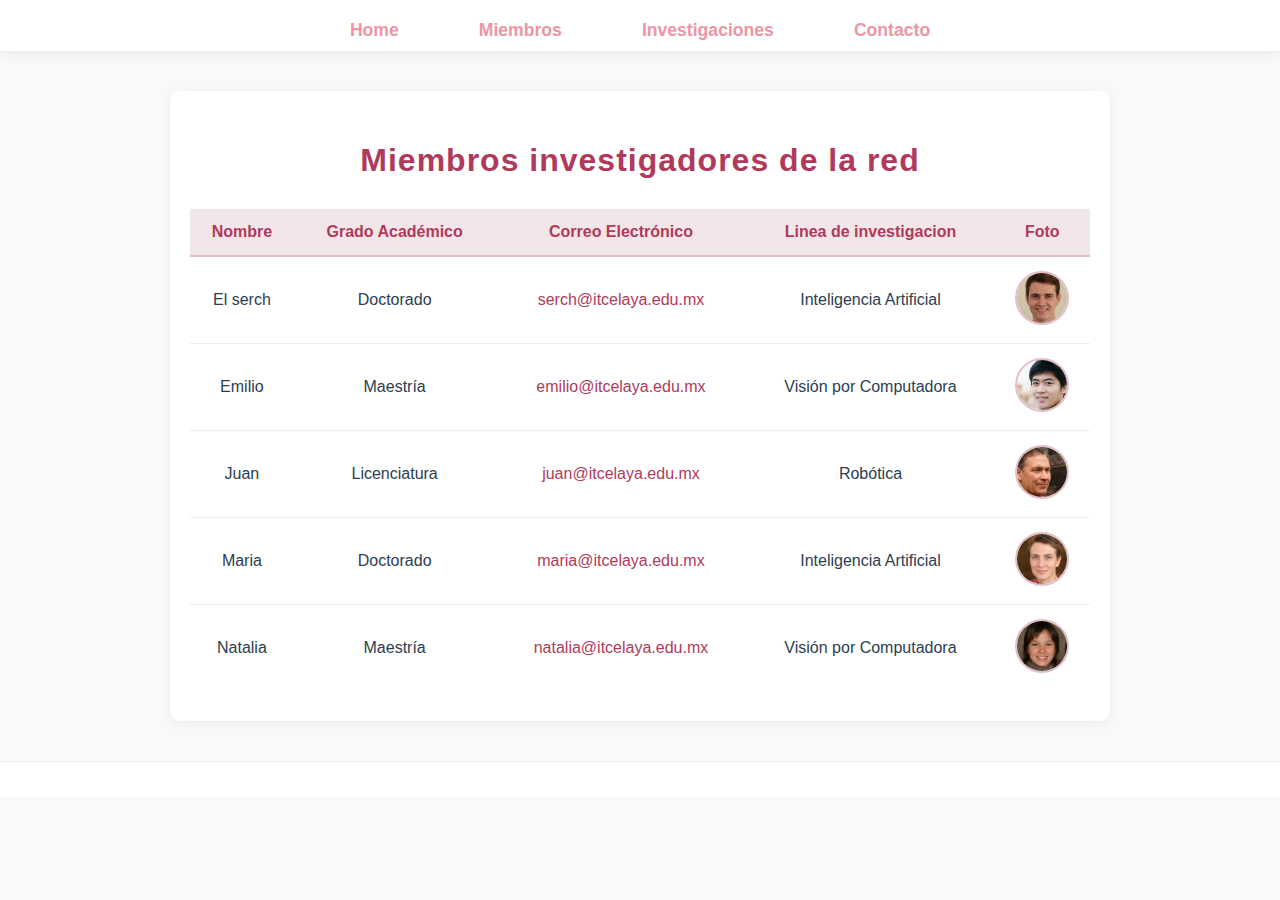
<file: ver0/miembros.html>
<!DOCTYPE html>
<html lang="en">
<head>
    <meta charset="UTF-8">
    <meta name="viewport" content="width=device-width, initial-scale=1.0">
    <title>Miembros de Investigadores</title>
    <style>
        @import url('styles/miembro.css');
    </style>
</head>
<body>
    <header>
        <nav>
        <ul>
            <li><a href="index.html">Home</a></li>
            <li><a href="miembros.html">Miembros</a></li>
            <li><a href="investigaciones.html">Investigaciones</a></li>
            <li><a href="contacto.html">Contacto</a></li>
        </ul>
    </nav>
    </header>
    <main>
        <h1>Miembros investigadores de la red</h1>
        <section>
            <table>
                <thead>
                    <tr>
                        <th>Nombre</th>
                        <th>Grado Académico</th>
                        <th>Correo Electrónico</th>
                        <th>Linea de investigacion</th>
                        <th>Foto</th>
                    </tr>
                </thead>
                <tbody>
                    <tr>
                        <td>El serch</td>
                        <td>Doctorado</td>
                        <td><a href="mailto:serh@itcelaya.edu.mx">serch@itcelaya.edu.mx</a></td>
                        <td>Inteligencia Artificial</td>
                        <td><img src="img/investigadores/1.jpg" alt="Foto de Investigador" width="50px" height="50px"></td>
                    </tr>
                    <tr>
                        <td>Emilio</td>
                        <td>Maestría</td>
                        <td><a href="mailto:emilio@itcelaya.edu.mx">emilio@itcelaya.edu.mx</a></td>
                        <td>Visión por Computadora</td>
                        <td><img src="img/investigadores/2.jpg" alt="Foto de Investigador" width="50px" height="50px"></td>
                    </tr>
                    <tr>
                        <td>Juan</td>
                        <td>Licenciatura</td>
                        <td><a href="mailto:juan@itcelaya.edu.mx">juan@itcelaya.edu.mx</a></td>
                        <td>Robótica</td>
                        <td><img src="img/investigadores/3.jpeg"width="50px" height="50px"></td>
                    </tr>
                    <tr>
                        <td>Maria</td>
                        <td>Doctorado</td>
                        <td><a href="mailto:maria@itcelaya.edu.mx">maria@itcelaya.edu.mx</a></td>
                        <td>Inteligencia Artificial</td>
                        <td><img src="img/investigadores/4.jpeg"width="50px" height="50px"></td>
                    </tr>
                    <tr>
                        <td>Natalia</td>
                        <td>Maestría</td>
                        <td><a href="mailto:pedro@itcelaya.edu.mx">natalia@itcelaya.edu.mx</a></td>
                        <td>Visión por Computadora</td>
                        <td><img src="img/investigadores/5.jpeg" alt="Foto de Investigador" width="50px" height="50px"></td>
                    </tr>
                </tbody>
            </table>
        </section>
    </main>
    <footer>

    </footer>
</body>
</html>
</file>
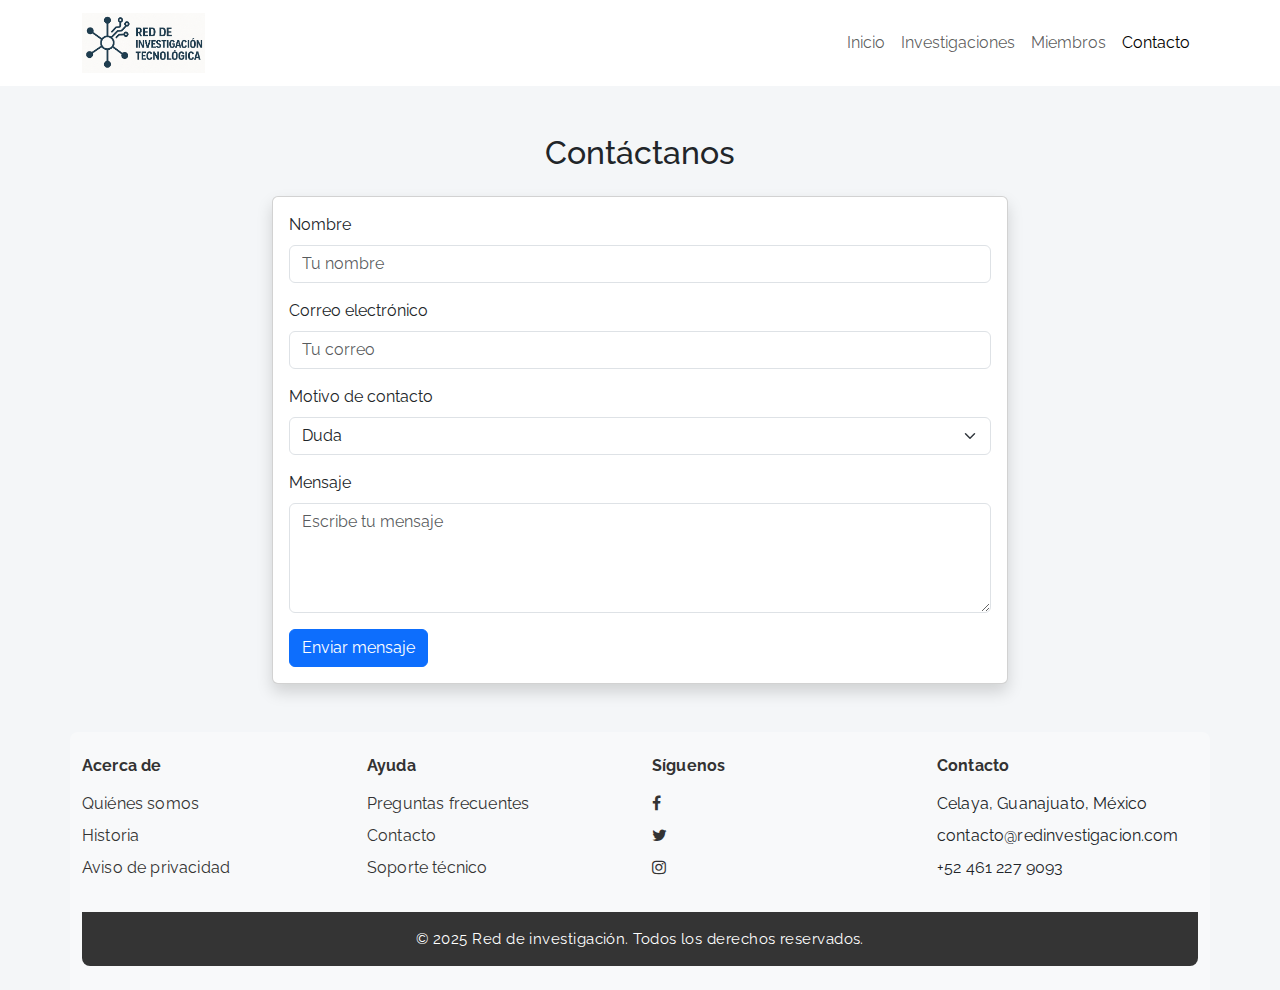
<file: ver1/contacto.html>
<!DOCTYPE html>
<html lang="es">
<head>
  <meta charset="UTF-8">
  <meta name="viewport" content="width=device-width, initial-scale=1.0">
  <title>Contacto | Red de investigación</title>
  <link href="https://cdn.jsdelivr.net/npm/bootstrap@5.3.8/dist/css/bootstrap.min.css" rel="stylesheet">
  <link rel="stylesheet" href="styles/main.css">
  <link rel="stylesheet" href="https://cdnjs.cloudflare.com/ajax/libs/font-awesome/4.7.0/css/font-awesome.min.css">
  <link href="https://fonts.googleapis.com/css?family=Raleway:400,700&display=swap" rel="stylesheet">
  <style>
    body {
      font-family: 'Raleway', Arial, Helvetica, sans-serif;
      background: #f4f6f8;
    }
  </style>
</head>
<body>
  <nav class="navbar navbar-expand-lg navbar-light bg-white sticky-top">
    <div class="container">
      <a class="navbar-brand" href="index.html">
        <img src="img/logos/logo-main.png" height="60" alt="Logo">
      </a>
      <button class="navbar-toggler" type="button" data-bs-toggle="collapse" data-bs-target="#navbarNav">
        <span class="navbar-toggler-icon"></span>
      </button>
      <div class="collapse navbar-collapse" id="navbarNav">
        <ul class="navbar-nav ms-auto">
          <li class="nav-item"><a class="nav-link" href="index.html">Inicio</a></li>
          <li class="nav-item"><a class="nav-link" href="investigaciones.html">Investigaciones</a></li>
          <li class="nav-item"><a class="nav-link" href="miembros.html">Miembros</a></li>
          <li class="nav-item"><a class="nav-link active" href="contacto.html">Contacto</a></li>
        </ul>
      </div>
    </div>
  </nav>

  <main class="container my-5">
    <h2 class="mb-4 text-center">Contáctanos</h2>
    <div class="row justify-content-center">
      <div class="col-md-8">
        <div class="card shadow">
          <div class="card-body">
            <form>
              <div class="mb-3">
                <label for="nombre" class="form-label">Nombre</label>
                <input type="text" class="form-control" id="nombre" placeholder="Tu nombre">
              </div>
              <div class="mb-3">
                <label for="correo" class="form-label">Correo electrónico</label>
                <input type="email" class="form-control" id="correo" placeholder="Tu correo">
              </div>
              <div class="mb-3">
                <label for="tipo" class="form-label">Motivo de contacto</label>
                <select class="form-select" id="tipo">
                  <option value="duda">Duda</option>
                  <option value="aportacion">Aportación</option>
                  <option value="queja">Queja</option>
                </select>
              </div>
              <div class="mb-3">
                <label for="mensaje" class="form-label">Mensaje</label>
                <textarea class="form-control" id="mensaje" rows="4" placeholder="Escribe tu mensaje"></textarea>
              </div>
              <button type="submit" class="btn btn-primary">Enviar mensaje</button>
            </form>
          </div>
        </div>
      </div>
    </div>
  </main>
  <footer class="mt-5">
    <div class="container py-4">
      <div class="row row-cols-1 row-cols-sm-2 row-cols-md-4">
        <div class="col mb-3">
          <h6>Acerca de</h6>
          <ul class="list-unstyled">
            <li><a href="acercade_quienes_somos.html">Quiénes somos</a></li>
            <li><a href="acercade_historia.html">Historia</a></li>
            <li><a href="#">Aviso de privacidad</a></li>
          </ul>
        </div>
        <div class="col mb-3">
          <h6>Ayuda</h6>
          <ul class="list-unstyled">
            <li><a href="#">Preguntas frecuentes</a></li>
            <li><a href="#">Contacto</a></li>
            <li><a href="#">Soporte técnico</a></li>
          </ul>
        </div>
        <div class="col mb-3">
          <h6>Síguenos</h6>
          <ul class="social-sprites">
            <li>
              <a class="facebook" href="#"><span></span><span></span><span></span><span></span><i class="fa fa-facebook"></i></a>
            </li>
            <li>
              <a class="twitter" href="#"><span></span><span></span><span></span><span></span><i class="fa fa-twitter"></i></a>
            </li>
            <li>
              <a class="instagram" href="#"><span></span><span></span><span></span><span></span><i class="fa fa-instagram"></i></a>
            </li>
          </ul>
        </div>
        <div class="col mb-3">
          <h6>Contacto</h6>
          <ul class="list-unstyled">
            <li>Celaya, Guanajuato, México</li>
            <li>contacto@redinvestigacion.com</li>
            <li>+52 461 227 9093</li>
          </ul>
        </div>
      </div>
      <div class="text-center py-3">
        © 2025 Red de investigación. Todos los derechos reservados.
      </div>
    </div>
  </footer>
  <script src="https://cdn.jsdelivr.net/npm/bootstrap@5.3.8/dist/js/bootstrap.bundle.min.js"></script>
</body>
</html>
</file>
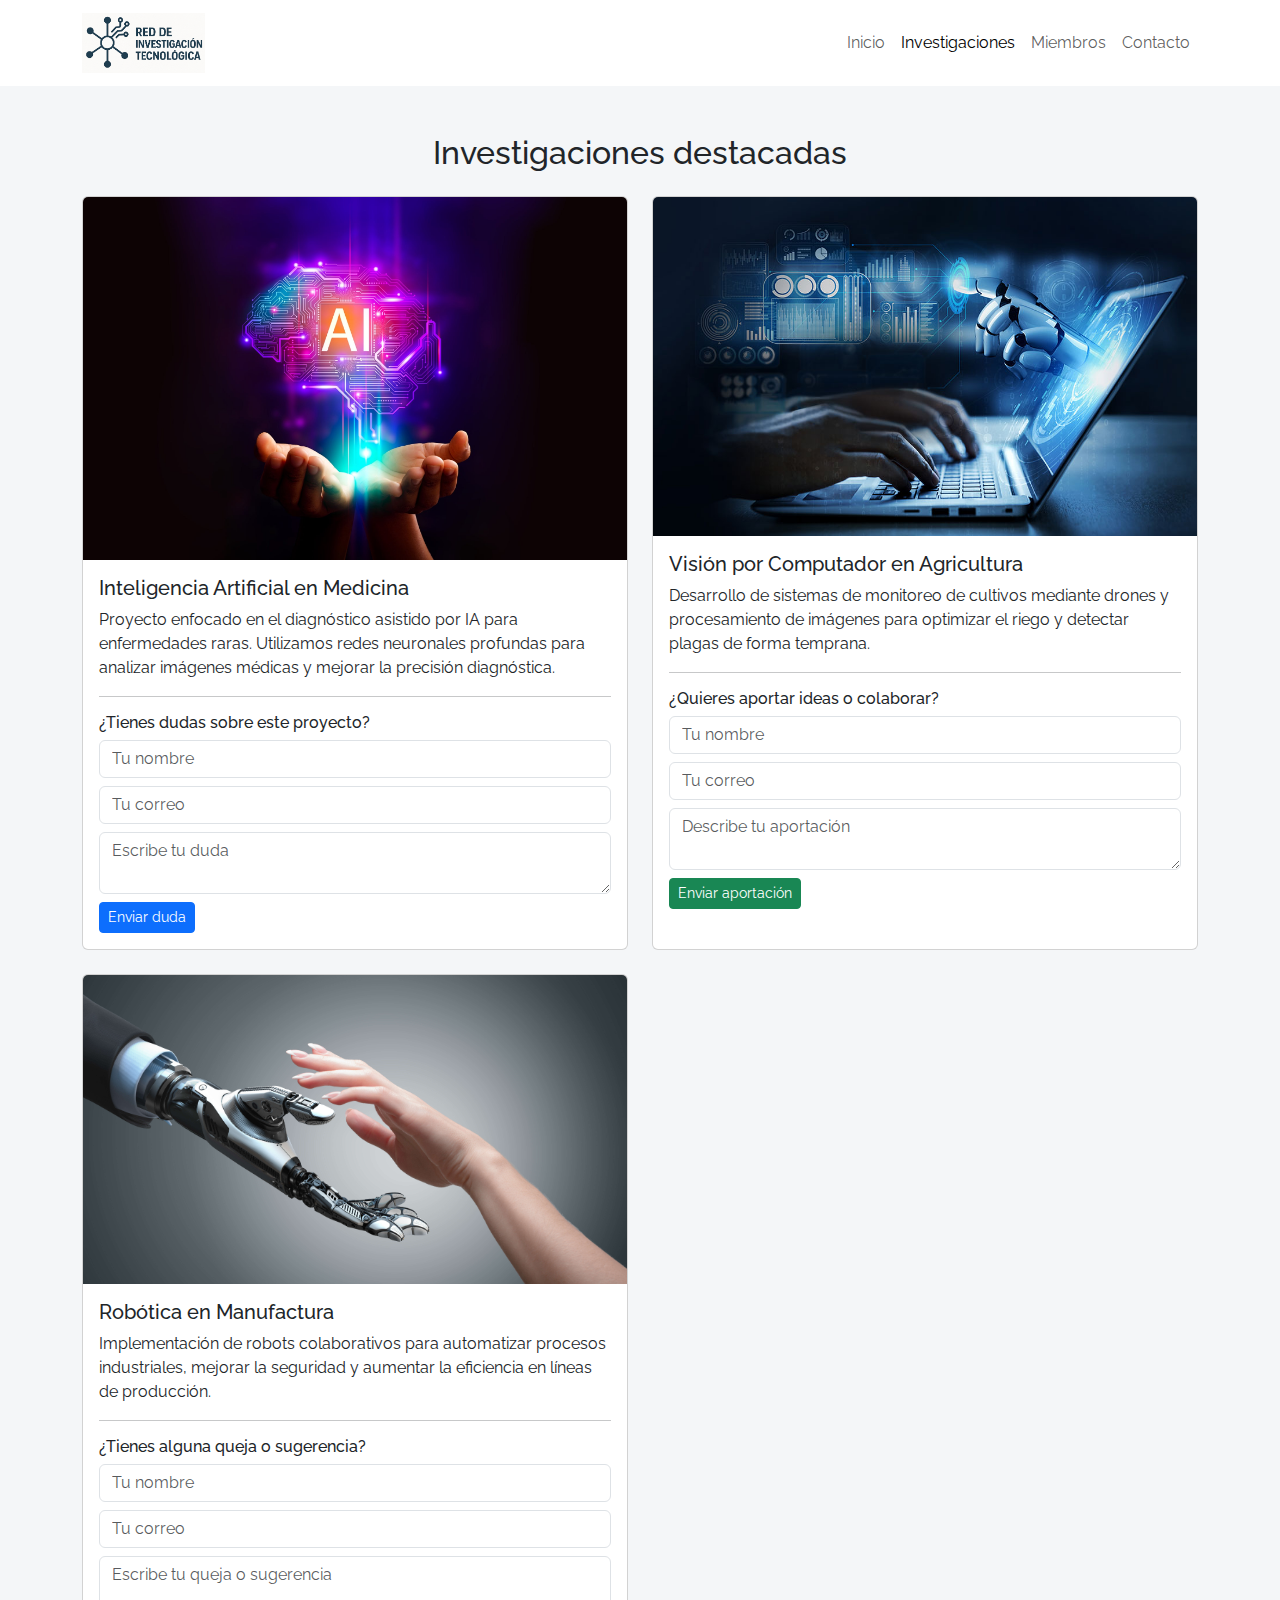
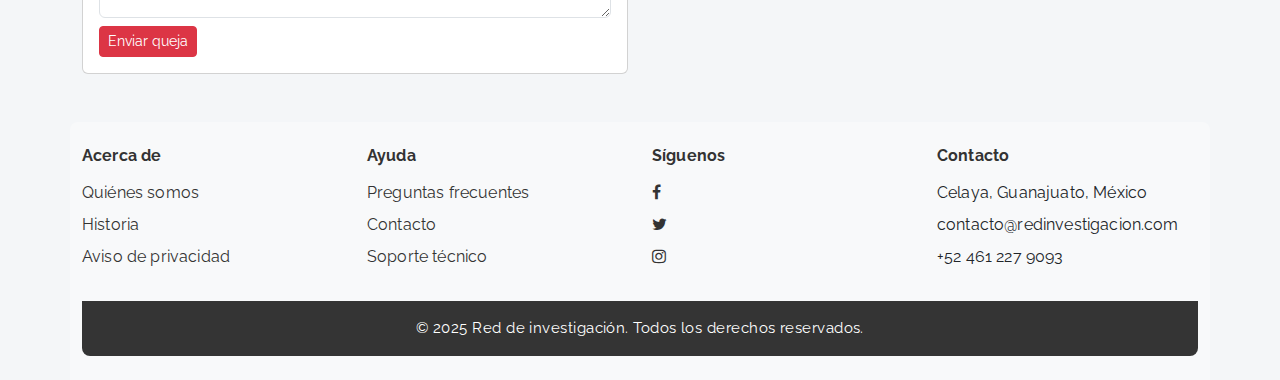
<file: ver1/investigaciones.html>
<!DOCTYPE html>
<html lang="es">
<head>
  <meta charset="UTF-8">
  <meta name="viewport" content="width=device-width, initial-scale=1.0">
  <title>Investigaciones | Red de investigación</title>
  <link href="https://cdn.jsdelivr.net/npm/bootstrap@5.3.8/dist/css/bootstrap.min.css" rel="stylesheet">
  <link rel="stylesheet" href="styles/main.css">
  <link rel="stylesheet" href="https://cdnjs.cloudflare.com/ajax/libs/font-awesome/4.7.0/css/font-awesome.min.css">
  <link href="https://fonts.googleapis.com/css?family=Raleway:400,700&display=swap" rel="stylesheet">
  <style>
    body {
      font-family: 'Raleway', Arial, Helvetica, sans-serif;
      background: #f4f6f8;
    }
  </style>
</head>
<body>
  <nav class="navbar navbar-expand-lg navbar-light bg-white sticky-top">
    <div class="container">
      <a class="navbar-brand" href="index.html">
        <img src="img/logos/logo-main.png" height="60" alt="Logo">
      </a>
      <button class="navbar-toggler" type="button" data-bs-toggle="collapse" data-bs-target="#navbarNav">
        <span class="navbar-toggler-icon"></span>
      </button>
      <div class="collapse navbar-collapse" id="navbarNav">
        <ul class="navbar-nav ms-auto">
          <li class="nav-item"><a class="nav-link" href="index.html">Inicio</a></li>
          <li class="nav-item"><a class="nav-link active" href="investigaciones.html">Investigaciones</a></li>
          <li class="nav-item"><a class="nav-link" href="miembros.html">Miembros</a></li>
          <li class="nav-item"><a class="nav-link" href="contacto.html">Contacto</a></li>
        </ul>
      </div>
    </div>
  </nav>

  <main class="container my-5">
    <h2 class="mb-4 text-center">Investigaciones destacadas</h2>
    <div class="row g-4">
      <div class="col-md-6">
        <div class="card h-100">
          <img src="img/main/im1.jpg" class="card-img-top" alt="IA">
          <div class="card-body">
            <h5 class="card-title">Inteligencia Artificial en Medicina</h5>
            <p class="card-text">Proyecto enfocado en el diagnóstico asistido por IA para enfermedades raras. Utilizamos redes neuronales profundas para analizar imágenes médicas y mejorar la precisión diagnóstica.</p>
            <hr>
            <h6>¿Tienes dudas sobre este proyecto?</h6>
            <form>
              <div class="mb-2">
                <input type="text" class="form-control" placeholder="Tu nombre">
              </div>
              <div class="mb-2">
                <input type="email" class="form-control" placeholder="Tu correo">
              </div>
              <div class="mb-2">
                <textarea class="form-control" rows="2" placeholder="Escribe tu duda"></textarea>
              </div>
              <button type="submit" class="btn btn-primary btn-sm">Enviar duda</button>
            </form>
          </div>
        </div>
      </div>
      <div class="col-md-6">
        <div class="card h-100">
          <img src="img/main/im2.jpg" class="card-img-top" alt="Visión por Computador">
          <div class="card-body">
            <h5 class="card-title">Visión por Computador en Agricultura</h5>
            <p class="card-text">Desarrollo de sistemas de monitoreo de cultivos mediante drones y procesamiento de imágenes para optimizar el riego y detectar plagas de forma temprana.</p>
            <hr>
            <h6>¿Quieres aportar ideas o colaborar?</h6>
            <form>
              <div class="mb-2">
                <input type="text" class="form-control" placeholder="Tu nombre">
              </div>
              <div class="mb-2">
                <input type="email" class="form-control" placeholder="Tu correo">
              </div>
              <div class="mb-2">
                <textarea class="form-control" rows="2" placeholder="Describe tu aportación"></textarea>
              </div>
              <button type="submit" class="btn btn-success btn-sm">Enviar aportación</button>
            </form>
          </div>
        </div>
      </div>
      <div class="col-md-6">
        <div class="card h-100">
          <img src="img/main/im3.jpeg" class="card-img-top" alt="Robótica">
          <div class="card-body">
            <h5 class="card-title">Robótica en Manufactura</h5>
            <p class="card-text">Implementación de robots colaborativos para automatizar procesos industriales, mejorar la seguridad y aumentar la eficiencia en líneas de producción.</p>
            <hr>
            <h6>¿Tienes alguna queja o sugerencia?</h6>
            <form>
              <div class="mb-2">
                <input type="text" class="form-control" placeholder="Tu nombre">
              </div>
              <div class="mb-2">
                <input type="email" class="form-control" placeholder="Tu correo">
              </div>
              <div class="mb-2">
                <textarea class="form-control" rows="2" placeholder="Escribe tu queja o sugerencia"></textarea>
              </div>
              <button type="submit" class="btn btn-danger btn-sm">Enviar queja</button>
            </form>
          </div>
        </div>
      </div>
    </div>
  </main>
  <footer class="mt-5">
    <div class="container py-4">
      <div class="row row-cols-1 row-cols-sm-2 row-cols-md-4">
        <div class="col mb-3">
          <h6>Acerca de</h6>
          <ul class="list-unstyled">
            <li><a href="#">Quiénes somos</a></li>
            <li><a href="#">Historia</a></li>
            <li><a href="#">Aviso de privacidad</a></li>
          </ul>
        </div>
        <div class="col mb-3">
          <h6>Ayuda</h6>
          <ul class="list-unstyled">
            <li><a href="#">Preguntas frecuentes</a></li>
            <li><a href="#">Contacto</a></li>
            <li><a href="#">Soporte técnico</a></li>
          </ul>
        </div>
        <div class="col mb-3">
          <h6>Síguenos</h6>
          <ul class="social-sprites">
            <li>
              <a class="facebook" href="#"><span></span><span></span><span></span><span></span><i class="fa fa-facebook"></i></a>
            </li>
            <li>
              <a class="twitter" href="#"><span></span><span></span><span></span><span></span><i class="fa fa-twitter"></i></a>
            </li>
            <li>
              <a class="instagram" href="#"><span></span><span></span><span></span><span></span><i class="fa fa-instagram"></i></a>
            </li>
          </ul>
        </div>
        <div class="col mb-3">
          <h6>Contacto</h6>
          <ul class="list-unstyled">
            <li>Celaya, Guanajuato, México</li>
            <li>contacto@redinvestigacion.com</li>
            <li>+52 461 227 9093</li>
          </ul>
        </div>
      </div>
      <div class="text-center py-3">
        © 2025 Red de investigación. Todos los derechos reservados.
      </div>
    </div>
  </footer>
  <script src="https://cdn.jsdelivr.net/npm/bootstrap@5.3.8/dist/js/bootstrap.bundle.min.js"></script>
</body>
</html>
</file>
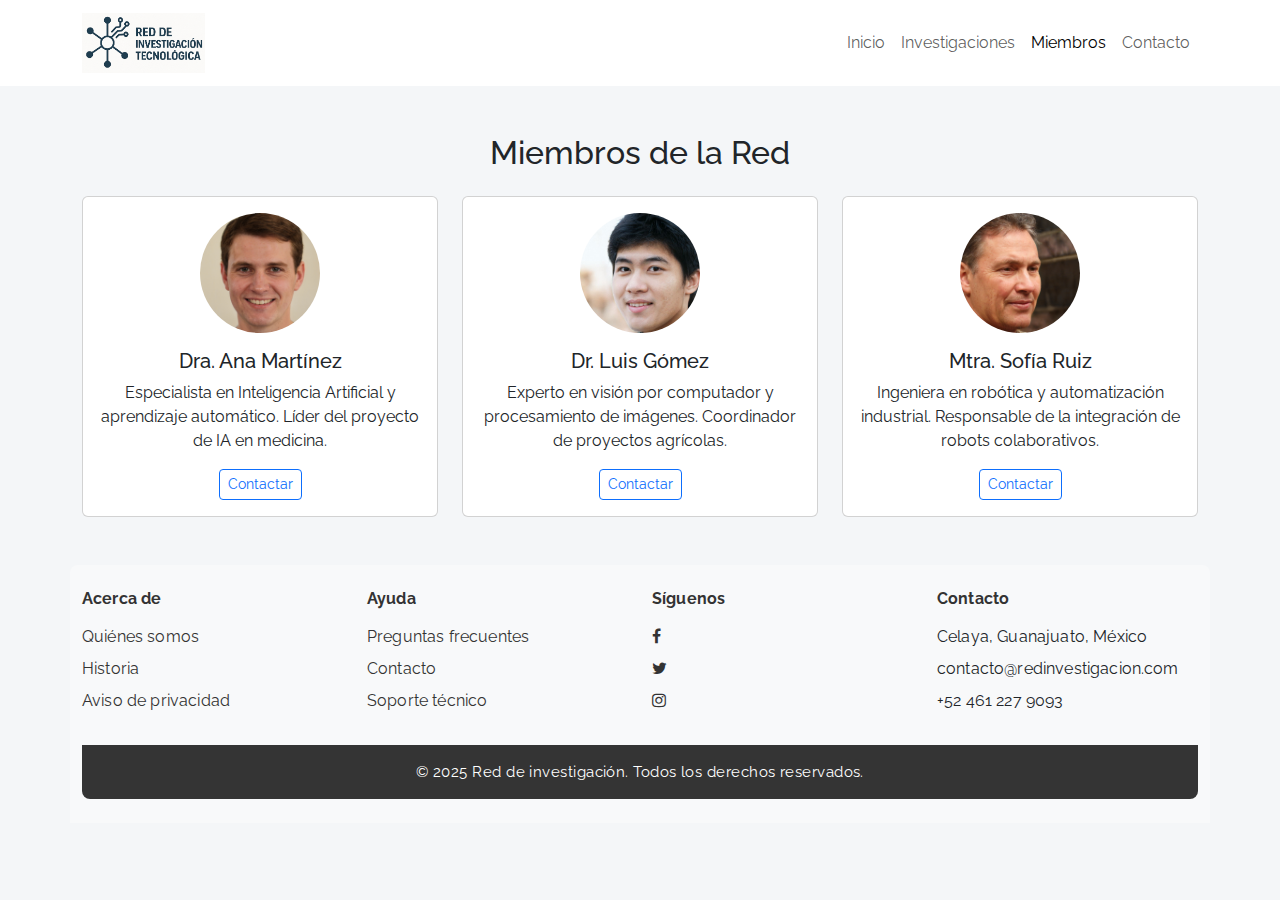
<file: ver1/miembros.html>
<!DOCTYPE html>
<html lang="es">
<head>
  <meta charset="UTF-8">
  <meta name="viewport" content="width=device-width, initial-scale=1.0">
  <title>Miembros | Red de investigación</title>
  <link href="https://cdn.jsdelivr.net/npm/bootstrap@5.3.8/dist/css/bootstrap.min.css" rel="stylesheet">
  <link rel="stylesheet" href="styles/main.css">
  <link rel="stylesheet" href="https://cdnjs.cloudflare.com/ajax/libs/font-awesome/4.7.0/css/font-awesome.min.css">
  <link href="https://fonts.googleapis.com/css?family=Raleway:400,700&display=swap" rel="stylesheet">
  <style>
    body {
      font-family: 'Raleway', Arial, Helvetica, sans-serif;
      background: #f4f6f8;
    }
  </style>
</head>
<body>
  <nav class="navbar navbar-expand-lg navbar-light bg-white sticky-top">
    <div class="container">
      <a class="navbar-brand" href="index.html">
        <img src="img/logos/logo-main.png" height="60" alt="Logo">
      </a>
      <button class="navbar-toggler" type="button" data-bs-toggle="collapse" data-bs-target="#navbarNav">
        <span class="navbar-toggler-icon"></span>
      </button>
      <div class="collapse navbar-collapse" id="navbarNav">
        <ul class="navbar-nav ms-auto">
          <li class="nav-item"><a class="nav-link" href="index.html">Inicio</a></li>
          <li class="nav-item"><a class="nav-link" href="investigaciones.html">Investigaciones</a></li>
          <li class="nav-item"><a class="nav-link active" href="miembros.html">Miembros</a></li>
          <li class="nav-item"><a class="nav-link" href="contacto.html">Contacto</a></li>
        </ul>
      </div>
    </div>
  </nav>

  <main class="container my-5">
    <h2 class="mb-4 text-center">Miembros de la Red</h2>
    <div class="row g-4 justify-content-center">
      <div class="col-md-4">
        <div class="card h-100 text-center">
          <img src="img/investigadores/1.jpg" class="card-img-top rounded-circle mx-auto mt-3" style="width:120px;height:120px;object-fit:cover;" alt="Miembro 1">
          <div class="card-body">
            <h5 class="card-title">Dra. Ana Martínez</h5>
            <p class="card-text">Especialista en Inteligencia Artificial y aprendizaje automático. Líder del proyecto de IA en medicina.</p>
            <a href="mailto:ana.martinez@redinvestigacion.com" class="btn btn-outline-primary btn-sm">Contactar</a>
          </div>
        </div>
      </div>
      <div class="col-md-4">
        <div class="card h-100 text-center">
          <img src="img/investigadores/2.jpg" class="card-img-top rounded-circle mx-auto mt-3" style="width:120px;height:120px;object-fit:cover;" alt="Miembro 2">
          <div class="card-body">
            <h5 class="card-title">Dr. Luis Gómez</h5>
            <p class="card-text">Experto en visión por computador y procesamiento de imágenes. Coordinador de proyectos agrícolas.</p>
            <a href="mailto:luis.gomez@redinvestigacion.com" class="btn btn-outline-primary btn-sm">Contactar</a>
          </div>
        </div>
      </div>
      <div class="col-md-4">
        <div class="card h-100 text-center">
          <img src="img/investigadores/3.jpeg" class="card-img-top rounded-circle mx-auto mt-3" style="width:120px;height:120px;object-fit:cover;" alt="Miembro 3">
          <div class="card-body">
            <h5 class="card-title">Mtra. Sofía Ruiz</h5>
            <p class="card-text">Ingeniera en robótica y automatización industrial. Responsable de la integración de robots colaborativos.</p>
            <a href="mailto:sofia.ruiz@redinvestigacion.com" class="btn btn-outline-primary btn-sm">Contactar</a>
          </div>
        </div>
      </div>
    </div>
  </main>
  <footer class="mt-5">
    <div class="container py-4">
      <div class="row row-cols-1 row-cols-sm-2 row-cols-md-4">
        <div class="col mb-3">
          <h6>Acerca de</h6>
          <ul class="list-unstyled">
            <li><a href="#">Quiénes somos</a></li>
            <li><a href="#">Historia</a></li>
            <li><a href="#">Aviso de privacidad</a></li>
          </ul>
        </div>
        <div class="col mb-3">
          <h6>Ayuda</h6>
          <ul class="list-unstyled">
            <li><a href="#">Preguntas frecuentes</a></li>
            <li><a href="#">Contacto</a></li>
            <li><a href="#">Soporte técnico</a></li>
          </ul>
        </div>
        <div class="col mb-3">
          <h6>Síguenos</h6>
          <ul class="social-sprites">
            <li>
              <a class="facebook" href="#"><span></span><span></span><span></span><span></span><i class="fa fa-facebook"></i></a>
            </li>
            <li>
              <a class="twitter" href="#"><span></span><span></span><span></span><span></span><i class="fa fa-twitter"></i></a>
            </li>
            <li>
              <a class="instagram" href="#"><span></span><span></span><span></span><span></span><i class="fa fa-instagram"></i></a>
            </li>
          </ul>
        </div>
        <div class="col mb-3">
          <h6>Contacto</h6>
          <ul class="list-unstyled">
            <li>Celaya, Guanajuato, México</li>
            <li>contacto@redinvestigacion.com</li>
            <li>+52 461 227 9093</li>
          </ul>
        </div>
      </div>
      <div class="text-center py-3">
        © 2025 Red de investigación. Todos los derechos reservados.
      </div>
    </div>
  </footer>
  <script src="https://cdn.jsdelivr.net/npm/bootstrap@5.3.8/dist/js/bootstrap.bundle.min.js"></script>
</body>
</html>
</file>
<file: ver1/styles/main.css>
footer {
  margin-top: 2rem;
  font-size: 1rem;
  letter-spacing: 0.01em;
}

footer .container {
  background: #f8f9fa;
  border-radius: 8px 8px 0 0;
  padding-top: 2rem;
  padding-bottom: 0;
}

footer h6 {
  font-weight: bold;
  margin-bottom: 1rem;
  color: #333;
}

footer ul {
  padding-left: 0;
  list-style: none;
}

footer ul li {
  margin-bottom: 0.5rem;
}

footer ul li a {
  color: #333;
  text-decoration: none;
  transition: color 0.2s;
}

footer ul li a:hover {
  color: #b51f5a;
  text-decoration: underline;
}

footer .text-center {
  background: #343434;
  color: #fff;
  border-radius: 0 0 8px 8px;
  padding: 1rem 0;
  margin-top: 0;
  font-size: 0.95rem;
  letter-spacing: 0.03em;
}
</file>
